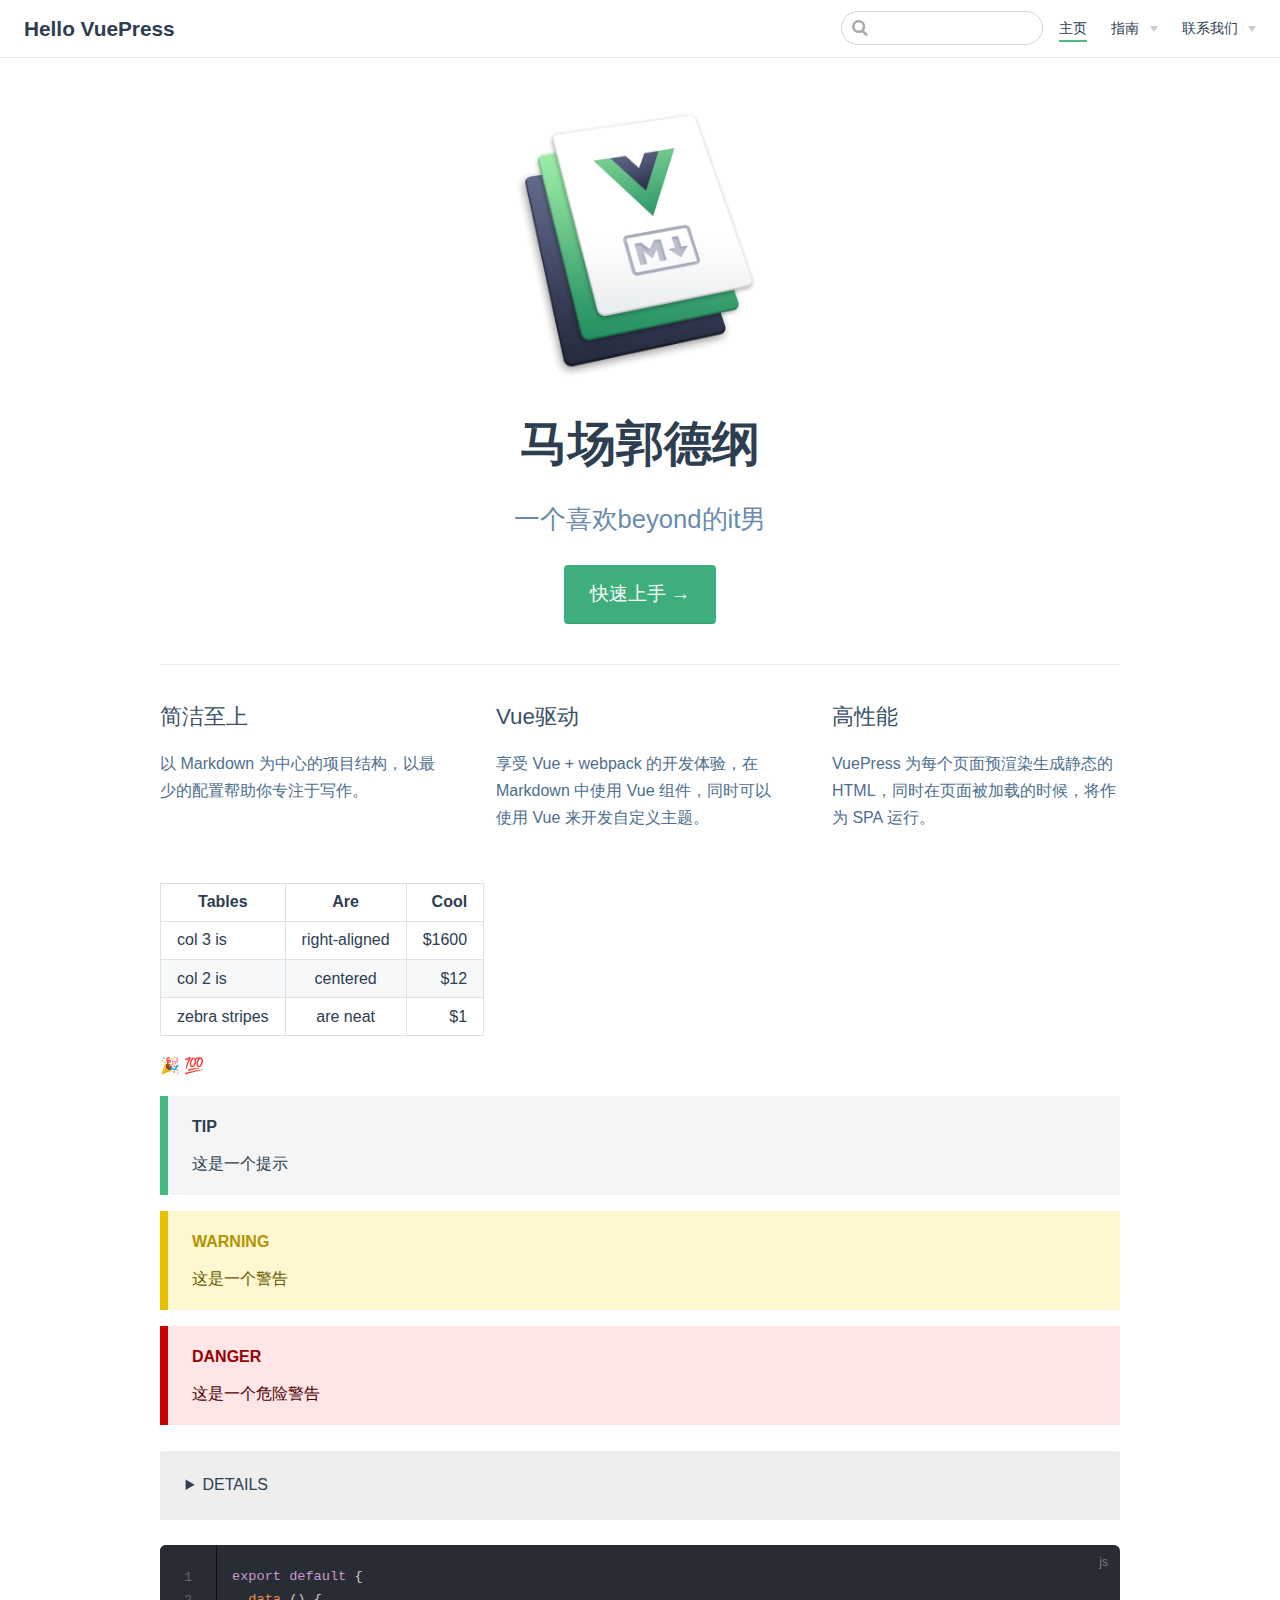
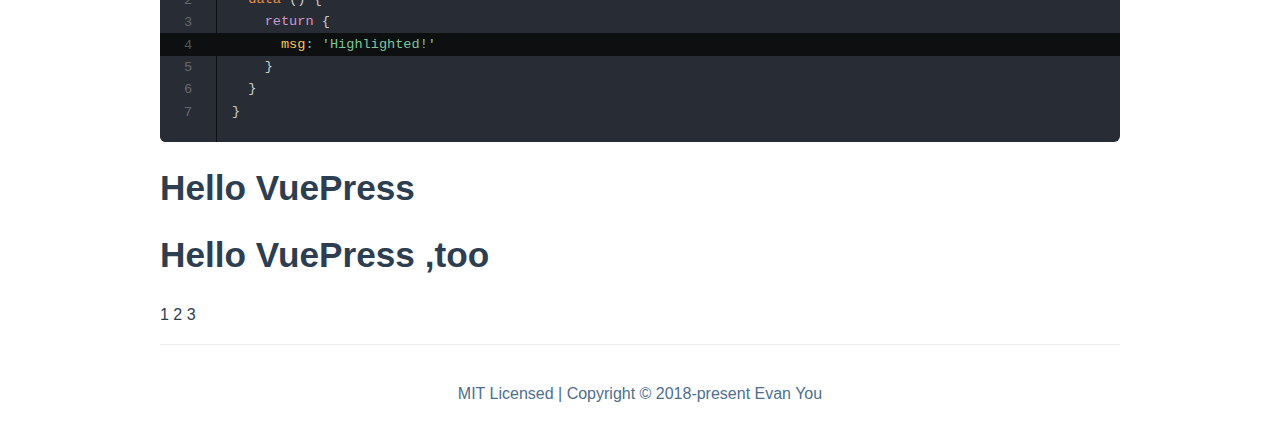
<file: index.html>
<!DOCTYPE html>
<html lang="en-US">
  <head>
    <meta charset="utf-8">
    <meta name="viewport" content="width=device-width,initial-scale=1">
    <title>Hello VuePress</title>
    <meta name="generator" content="VuePress 1.9.9">
    
    <meta name="description" content="Just playing around">
    
    <link rel="preload" href="/assets/css/0.styles.e34eae23.css" as="style"><link rel="preload" href="/assets/js/app.a4ee7869.js" as="script"><link rel="preload" href="/assets/js/2.75bcd663.js" as="script"><link rel="preload" href="/assets/js/12.c4e1d417.js" as="script"><link rel="preload" href="/assets/js/7.4037a96d.js" as="script"><link rel="preload" href="/assets/js/6.3f9b29ae.js" as="script"><link rel="prefetch" href="/assets/js/10.1d5d7e62.js"><link rel="prefetch" href="/assets/js/11.8971b58f.js"><link rel="prefetch" href="/assets/js/13.718542f6.js"><link rel="prefetch" href="/assets/js/14.a9340a38.js"><link rel="prefetch" href="/assets/js/15.75ddafa0.js"><link rel="prefetch" href="/assets/js/16.d6a31e43.js"><link rel="prefetch" href="/assets/js/17.9e934fb4.js"><link rel="prefetch" href="/assets/js/18.baee8cef.js"><link rel="prefetch" href="/assets/js/19.82a3232c.js"><link rel="prefetch" href="/assets/js/20.785a36d1.js"><link rel="prefetch" href="/assets/js/3.9eb71d2c.js"><link rel="prefetch" href="/assets/js/4.65a699eb.js"><link rel="prefetch" href="/assets/js/5.4f311e3b.js"><link rel="prefetch" href="/assets/js/8.654431ce.js"><link rel="prefetch" href="/assets/js/9.11ed0758.js">
    <link rel="stylesheet" href="/assets/css/0.styles.e34eae23.css">
  </head>
  <body>
    <div id="app" data-server-rendered="true"><div class="theme-container no-sidebar"><header class="navbar"><div class="sidebar-button"><svg xmlns="http://www.w3.org/2000/svg" aria-hidden="true" role="img" viewBox="0 0 448 512" class="icon"><path fill="currentColor" d="M436 124H12c-6.627 0-12-5.373-12-12V80c0-6.627 5.373-12 12-12h424c6.627 0 12 5.373 12 12v32c0 6.627-5.373 12-12 12zm0 160H12c-6.627 0-12-5.373-12-12v-32c0-6.627 5.373-12 12-12h424c6.627 0 12 5.373 12 12v32c0 6.627-5.373 12-12 12zm0 160H12c-6.627 0-12-5.373-12-12v-32c0-6.627 5.373-12 12-12h424c6.627 0 12 5.373 12 12v32c0 6.627-5.373 12-12 12z"></path></svg></div> <a href="/" aria-current="page" class="home-link router-link-exact-active router-link-active"><!----> <span class="site-name">Hello VuePress</span></a> <div class="links"><div class="search-box"><input aria-label="Search" autocomplete="off" spellcheck="false" value=""> <!----></div> <nav class="nav-links can-hide"><div class="nav-item"><a href="/" aria-current="page" class="nav-link router-link-exact-active router-link-active">
  主页
</a></div><div class="nav-item"><div class="dropdown-wrapper"><button type="button" aria-label="指南" class="dropdown-title"><span class="title">指南</span> <span class="arrow down"></span></button> <button type="button" aria-label="指南" class="mobile-dropdown-title"><span class="title">指南</span> <span class="arrow right"></span></button> <ul class="nav-dropdown" style="display:none;"><li class="dropdown-item"><!----> <a href="https://cn.vuejs.org/guide/introduction.html" target="_blank" rel="noopener noreferrer" class="nav-link external">
  vue
  <span><svg xmlns="http://www.w3.org/2000/svg" aria-hidden="true" focusable="false" x="0px" y="0px" viewBox="0 0 100 100" width="15" height="15" class="icon outbound"><path fill="currentColor" d="M18.8,85.1h56l0,0c2.2,0,4-1.8,4-4v-32h-8v28h-48v-48h28v-8h-32l0,0c-2.2,0-4,1.8-4,4v56C14.8,83.3,16.6,85.1,18.8,85.1z"></path> <polygon fill="currentColor" points="45.7,48.7 51.3,54.3 77.2,28.5 77.2,37.2 85.2,37.2 85.2,14.9 62.8,14.9 62.8,22.9 71.5,22.9"></polygon></svg> <span class="sr-only">(opens new window)</span></span></a></li><li class="dropdown-item"><!----> <a href="https://vuepress.vuejs.org/zh/" target="_blank" rel="noopener noreferrer" class="nav-link external">
  vuepress
  <span><svg xmlns="http://www.w3.org/2000/svg" aria-hidden="true" focusable="false" x="0px" y="0px" viewBox="0 0 100 100" width="15" height="15" class="icon outbound"><path fill="currentColor" d="M18.8,85.1h56l0,0c2.2,0,4-1.8,4-4v-32h-8v28h-48v-48h28v-8h-32l0,0c-2.2,0-4,1.8-4,4v56C14.8,83.3,16.6,85.1,18.8,85.1z"></path> <polygon fill="currentColor" points="45.7,48.7 51.3,54.3 77.2,28.5 77.2,37.2 85.2,37.2 85.2,14.9 62.8,14.9 62.8,22.9 71.5,22.9"></polygon></svg> <span class="sr-only">(opens new window)</span></span></a></li></ul></div></div><div class="nav-item"><div class="dropdown-wrapper"><button type="button" aria-label="联系我们" class="dropdown-title"><span class="title">联系我们</span> <span class="arrow down"></span></button> <button type="button" aria-label="联系我们" class="mobile-dropdown-title"><span class="title">联系我们</span> <span class="arrow right"></span></button> <ul class="nav-dropdown" style="display:none;"><li class="dropdown-item"><!----> <a href="/QQ/" class="nav-link">
  QQ
</a></li><li class="dropdown-item"><!----> <a href="/Wechat/" class="nav-link">
  Wechat
</a></li></ul></div></div> <!----></nav></div></header> <div class="sidebar-mask"></div> <aside class="sidebar"><nav class="nav-links"><div class="nav-item"><a href="/" aria-current="page" class="nav-link router-link-exact-active router-link-active">
  主页
</a></div><div class="nav-item"><div class="dropdown-wrapper"><button type="button" aria-label="指南" class="dropdown-title"><span class="title">指南</span> <span class="arrow down"></span></button> <button type="button" aria-label="指南" class="mobile-dropdown-title"><span class="title">指南</span> <span class="arrow right"></span></button> <ul class="nav-dropdown" style="display:none;"><li class="dropdown-item"><!----> <a href="https://cn.vuejs.org/guide/introduction.html" target="_blank" rel="noopener noreferrer" class="nav-link external">
  vue
  <span><svg xmlns="http://www.w3.org/2000/svg" aria-hidden="true" focusable="false" x="0px" y="0px" viewBox="0 0 100 100" width="15" height="15" class="icon outbound"><path fill="currentColor" d="M18.8,85.1h56l0,0c2.2,0,4-1.8,4-4v-32h-8v28h-48v-48h28v-8h-32l0,0c-2.2,0-4,1.8-4,4v56C14.8,83.3,16.6,85.1,18.8,85.1z"></path> <polygon fill="currentColor" points="45.7,48.7 51.3,54.3 77.2,28.5 77.2,37.2 85.2,37.2 85.2,14.9 62.8,14.9 62.8,22.9 71.5,22.9"></polygon></svg> <span class="sr-only">(opens new window)</span></span></a></li><li class="dropdown-item"><!----> <a href="https://vuepress.vuejs.org/zh/" target="_blank" rel="noopener noreferrer" class="nav-link external">
  vuepress
  <span><svg xmlns="http://www.w3.org/2000/svg" aria-hidden="true" focusable="false" x="0px" y="0px" viewBox="0 0 100 100" width="15" height="15" class="icon outbound"><path fill="currentColor" d="M18.8,85.1h56l0,0c2.2,0,4-1.8,4-4v-32h-8v28h-48v-48h28v-8h-32l0,0c-2.2,0-4,1.8-4,4v56C14.8,83.3,16.6,85.1,18.8,85.1z"></path> <polygon fill="currentColor" points="45.7,48.7 51.3,54.3 77.2,28.5 77.2,37.2 85.2,37.2 85.2,14.9 62.8,14.9 62.8,22.9 71.5,22.9"></polygon></svg> <span class="sr-only">(opens new window)</span></span></a></li></ul></div></div><div class="nav-item"><div class="dropdown-wrapper"><button type="button" aria-label="联系我们" class="dropdown-title"><span class="title">联系我们</span> <span class="arrow down"></span></button> <button type="button" aria-label="联系我们" class="mobile-dropdown-title"><span class="title">联系我们</span> <span class="arrow right"></span></button> <ul class="nav-dropdown" style="display:none;"><li class="dropdown-item"><!----> <a href="/QQ/" class="nav-link">
  QQ
</a></li><li class="dropdown-item"><!----> <a href="/Wechat/" class="nav-link">
  Wechat
</a></li></ul></div></div> <!----></nav>  <!----> </aside> <main aria-labelledby="main-title" class="home"><header class="hero"><img src="/hero.png" alt="hero"> <h1 id="main-title">
      马场郭德纲
    </h1> <p class="description">
      一个喜欢beyond的it男
    </p> <p class="action"><a href="/guide.html" class="nav-link action-button">
  快速上手 →
</a></p></header> <div class="features"><div class="feature"><h2>简洁至上</h2> <p>以 Markdown 为中心的项目结构，以最少的配置帮助你专注于写作。</p></div><div class="feature"><h2>Vue驱动</h2> <p>享受 Vue + webpack 的开发体验，在 Markdown 中使用 Vue 组件，同时可以使用 Vue 来开发自定义主题。</p></div><div class="feature"><h2>高性能</h2> <p>VuePress 为每个页面预渲染生成静态的 HTML，同时在页面被加载的时候，将作为 SPA 运行。</p></div></div> <div class="theme-default-content custom content__default"><table><thead><tr><th>Tables</th> <th style="text-align:center;">Are</th> <th style="text-align:right;">Cool</th></tr></thead> <tbody><tr><td>col 3 is</td> <td style="text-align:center;">right-aligned</td> <td style="text-align:right;">$1600</td></tr> <tr><td>col 2 is</td> <td style="text-align:center;">centered</td> <td style="text-align:right;">$12</td></tr> <tr><td>zebra stripes</td> <td style="text-align:center;">are neat</td> <td style="text-align:right;">$1</td></tr></tbody></table> <p>🎉 💯</p> <div class="custom-block tip"><p class="custom-block-title">TIP</p> <p>这是一个提示</p></div> <div class="custom-block warning"><p class="custom-block-title">WARNING</p> <p>这是一个警告</p></div> <div class="custom-block danger"><p class="custom-block-title">DANGER</p> <p>这是一个危险警告</p></div> <details class="custom-block details"><summary>DETAILS</summary> <p>这是一个详情块，在 IE / Edge 中不生效</p></details> <div class="language-js line-numbers-mode"><div class="highlight-lines"><br><br><br><div class="highlighted"> </div><br><br><br><br></div><pre class="language-js"><code><span class="token keyword">export</span> <span class="token keyword">default</span> <span class="token punctuation">{</span>
  <span class="token function">data</span> <span class="token punctuation">(</span><span class="token punctuation">)</span> <span class="token punctuation">{</span>
    <span class="token keyword">return</span> <span class="token punctuation">{</span>
      <span class="token literal-property property">msg</span><span class="token operator">:</span> <span class="token string">'Highlighted!'</span>
    <span class="token punctuation">}</span>
  <span class="token punctuation">}</span>
<span class="token punctuation">}</span>
</code></pre><div class="line-numbers-wrapper"><span class="line-number">1</span><br><span class="line-number">2</span><br><span class="line-number">3</span><br><span class="line-number">4</span><br><span class="line-number">5</span><br><span class="line-number">6</span><br><span class="line-number">7</span><br></div></div><div><h1>Hello VuePress</h1></div> <div><h1>Hello VuePress ,too</h1></div> <p><span>1 </span><span>2 </span><span>3 </span></p></div> <div class="footer">
    MIT Licensed | Copyright © 2018-present Evan You
  </div></main></div><div class="global-ui"><!----><div></div></div></div>
    <script src="/assets/js/app.a4ee7869.js" defer></script><script src="/assets/js/2.75bcd663.js" defer></script><script src="/assets/js/12.c4e1d417.js" defer></script><script src="/assets/js/7.4037a96d.js" defer></script><script src="/assets/js/6.3f9b29ae.js" defer></script>
  </body>
</html>
</file>
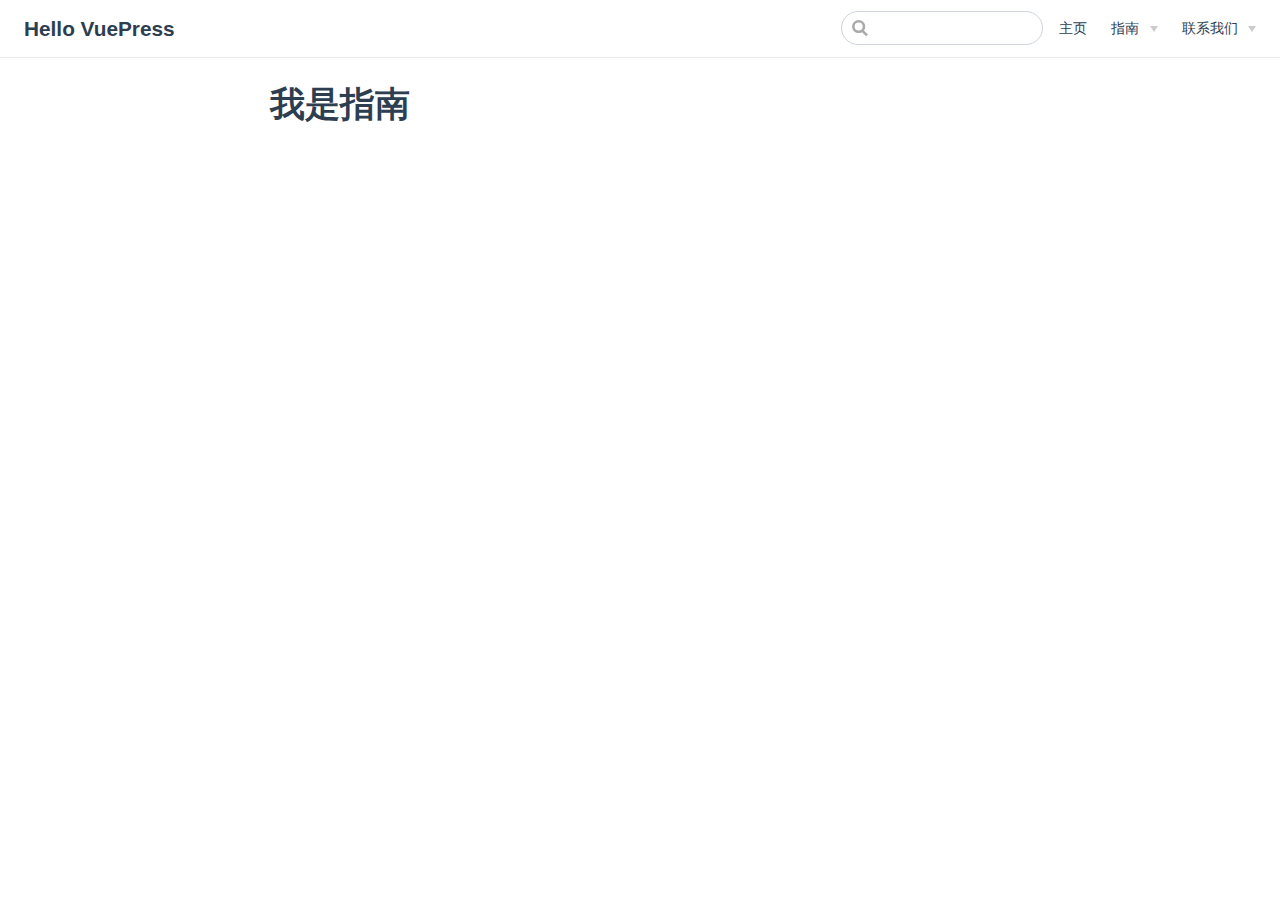
<file: guide/index.html>
<!DOCTYPE html>
<html lang="en-US">
  <head>
    <meta charset="utf-8">
    <meta name="viewport" content="width=device-width,initial-scale=1">
    <title>我是指南 | Hello VuePress</title>
    <meta name="generator" content="VuePress 1.9.9">
    
    <meta name="description" content="Just playing around">
    
    <link rel="preload" href="/assets/css/0.styles.e34eae23.css" as="style"><link rel="preload" href="/assets/js/app.a4ee7869.js" as="script"><link rel="preload" href="/assets/js/2.75bcd663.js" as="script"><link rel="preload" href="/assets/js/17.9e934fb4.js" as="script"><link rel="prefetch" href="/assets/js/10.1d5d7e62.js"><link rel="prefetch" href="/assets/js/11.8971b58f.js"><link rel="prefetch" href="/assets/js/12.c4e1d417.js"><link rel="prefetch" href="/assets/js/13.718542f6.js"><link rel="prefetch" href="/assets/js/14.a9340a38.js"><link rel="prefetch" href="/assets/js/15.75ddafa0.js"><link rel="prefetch" href="/assets/js/16.d6a31e43.js"><link rel="prefetch" href="/assets/js/18.baee8cef.js"><link rel="prefetch" href="/assets/js/19.82a3232c.js"><link rel="prefetch" href="/assets/js/20.785a36d1.js"><link rel="prefetch" href="/assets/js/3.9eb71d2c.js"><link rel="prefetch" href="/assets/js/4.65a699eb.js"><link rel="prefetch" href="/assets/js/5.4f311e3b.js"><link rel="prefetch" href="/assets/js/6.3f9b29ae.js"><link rel="prefetch" href="/assets/js/7.4037a96d.js"><link rel="prefetch" href="/assets/js/8.654431ce.js"><link rel="prefetch" href="/assets/js/9.11ed0758.js">
    <link rel="stylesheet" href="/assets/css/0.styles.e34eae23.css">
  </head>
  <body>
    <div id="app" data-server-rendered="true"><div class="theme-container no-sidebar"><header class="navbar"><div class="sidebar-button"><svg xmlns="http://www.w3.org/2000/svg" aria-hidden="true" role="img" viewBox="0 0 448 512" class="icon"><path fill="currentColor" d="M436 124H12c-6.627 0-12-5.373-12-12V80c0-6.627 5.373-12 12-12h424c6.627 0 12 5.373 12 12v32c0 6.627-5.373 12-12 12zm0 160H12c-6.627 0-12-5.373-12-12v-32c0-6.627 5.373-12 12-12h424c6.627 0 12 5.373 12 12v32c0 6.627-5.373 12-12 12zm0 160H12c-6.627 0-12-5.373-12-12v-32c0-6.627 5.373-12 12-12h424c6.627 0 12 5.373 12 12v32c0 6.627-5.373 12-12 12z"></path></svg></div> <a href="/" class="home-link router-link-active"><!----> <span class="site-name">Hello VuePress</span></a> <div class="links"><div class="search-box"><input aria-label="Search" autocomplete="off" spellcheck="false" value=""> <!----></div> <nav class="nav-links can-hide"><div class="nav-item"><a href="/" class="nav-link">
  主页
</a></div><div class="nav-item"><div class="dropdown-wrapper"><button type="button" aria-label="指南" class="dropdown-title"><span class="title">指南</span> <span class="arrow down"></span></button> <button type="button" aria-label="指南" class="mobile-dropdown-title"><span class="title">指南</span> <span class="arrow right"></span></button> <ul class="nav-dropdown" style="display:none;"><li class="dropdown-item"><!----> <a href="https://cn.vuejs.org/guide/introduction.html" target="_blank" rel="noopener noreferrer" class="nav-link external">
  vue
  <span><svg xmlns="http://www.w3.org/2000/svg" aria-hidden="true" focusable="false" x="0px" y="0px" viewBox="0 0 100 100" width="15" height="15" class="icon outbound"><path fill="currentColor" d="M18.8,85.1h56l0,0c2.2,0,4-1.8,4-4v-32h-8v28h-48v-48h28v-8h-32l0,0c-2.2,0-4,1.8-4,4v56C14.8,83.3,16.6,85.1,18.8,85.1z"></path> <polygon fill="currentColor" points="45.7,48.7 51.3,54.3 77.2,28.5 77.2,37.2 85.2,37.2 85.2,14.9 62.8,14.9 62.8,22.9 71.5,22.9"></polygon></svg> <span class="sr-only">(opens new window)</span></span></a></li><li class="dropdown-item"><!----> <a href="https://vuepress.vuejs.org/zh/" target="_blank" rel="noopener noreferrer" class="nav-link external">
  vuepress
  <span><svg xmlns="http://www.w3.org/2000/svg" aria-hidden="true" focusable="false" x="0px" y="0px" viewBox="0 0 100 100" width="15" height="15" class="icon outbound"><path fill="currentColor" d="M18.8,85.1h56l0,0c2.2,0,4-1.8,4-4v-32h-8v28h-48v-48h28v-8h-32l0,0c-2.2,0-4,1.8-4,4v56C14.8,83.3,16.6,85.1,18.8,85.1z"></path> <polygon fill="currentColor" points="45.7,48.7 51.3,54.3 77.2,28.5 77.2,37.2 85.2,37.2 85.2,14.9 62.8,14.9 62.8,22.9 71.5,22.9"></polygon></svg> <span class="sr-only">(opens new window)</span></span></a></li></ul></div></div><div class="nav-item"><div class="dropdown-wrapper"><button type="button" aria-label="联系我们" class="dropdown-title"><span class="title">联系我们</span> <span class="arrow down"></span></button> <button type="button" aria-label="联系我们" class="mobile-dropdown-title"><span class="title">联系我们</span> <span class="arrow right"></span></button> <ul class="nav-dropdown" style="display:none;"><li class="dropdown-item"><!----> <a href="/QQ/" class="nav-link">
  QQ
</a></li><li class="dropdown-item"><!----> <a href="/Wechat/" class="nav-link">
  Wechat
</a></li></ul></div></div> <!----></nav></div></header> <div class="sidebar-mask"></div> <aside class="sidebar"><nav class="nav-links"><div class="nav-item"><a href="/" class="nav-link">
  主页
</a></div><div class="nav-item"><div class="dropdown-wrapper"><button type="button" aria-label="指南" class="dropdown-title"><span class="title">指南</span> <span class="arrow down"></span></button> <button type="button" aria-label="指南" class="mobile-dropdown-title"><span class="title">指南</span> <span class="arrow right"></span></button> <ul class="nav-dropdown" style="display:none;"><li class="dropdown-item"><!----> <a href="https://cn.vuejs.org/guide/introduction.html" target="_blank" rel="noopener noreferrer" class="nav-link external">
  vue
  <span><svg xmlns="http://www.w3.org/2000/svg" aria-hidden="true" focusable="false" x="0px" y="0px" viewBox="0 0 100 100" width="15" height="15" class="icon outbound"><path fill="currentColor" d="M18.8,85.1h56l0,0c2.2,0,4-1.8,4-4v-32h-8v28h-48v-48h28v-8h-32l0,0c-2.2,0-4,1.8-4,4v56C14.8,83.3,16.6,85.1,18.8,85.1z"></path> <polygon fill="currentColor" points="45.7,48.7 51.3,54.3 77.2,28.5 77.2,37.2 85.2,37.2 85.2,14.9 62.8,14.9 62.8,22.9 71.5,22.9"></polygon></svg> <span class="sr-only">(opens new window)</span></span></a></li><li class="dropdown-item"><!----> <a href="https://vuepress.vuejs.org/zh/" target="_blank" rel="noopener noreferrer" class="nav-link external">
  vuepress
  <span><svg xmlns="http://www.w3.org/2000/svg" aria-hidden="true" focusable="false" x="0px" y="0px" viewBox="0 0 100 100" width="15" height="15" class="icon outbound"><path fill="currentColor" d="M18.8,85.1h56l0,0c2.2,0,4-1.8,4-4v-32h-8v28h-48v-48h28v-8h-32l0,0c-2.2,0-4,1.8-4,4v56C14.8,83.3,16.6,85.1,18.8,85.1z"></path> <polygon fill="currentColor" points="45.7,48.7 51.3,54.3 77.2,28.5 77.2,37.2 85.2,37.2 85.2,14.9 62.8,14.9 62.8,22.9 71.5,22.9"></polygon></svg> <span class="sr-only">(opens new window)</span></span></a></li></ul></div></div><div class="nav-item"><div class="dropdown-wrapper"><button type="button" aria-label="联系我们" class="dropdown-title"><span class="title">联系我们</span> <span class="arrow down"></span></button> <button type="button" aria-label="联系我们" class="mobile-dropdown-title"><span class="title">联系我们</span> <span class="arrow right"></span></button> <ul class="nav-dropdown" style="display:none;"><li class="dropdown-item"><!----> <a href="/QQ/" class="nav-link">
  QQ
</a></li><li class="dropdown-item"><!----> <a href="/Wechat/" class="nav-link">
  Wechat
</a></li></ul></div></div> <!----></nav>  <!----> </aside> <main class="page"> <div class="theme-default-content content__default"><h1 id="我是指南"><a href="#我是指南" class="header-anchor">#</a> 我是指南</h1></div> <footer class="page-edit"><!----> <!----></footer> <!----> </main></div><div class="global-ui"><!----><div></div></div></div>
    <script src="/assets/js/app.a4ee7869.js" defer></script><script src="/assets/js/2.75bcd663.js" defer></script><script src="/assets/js/17.9e934fb4.js" defer></script>
  </body>
</html>
</file>
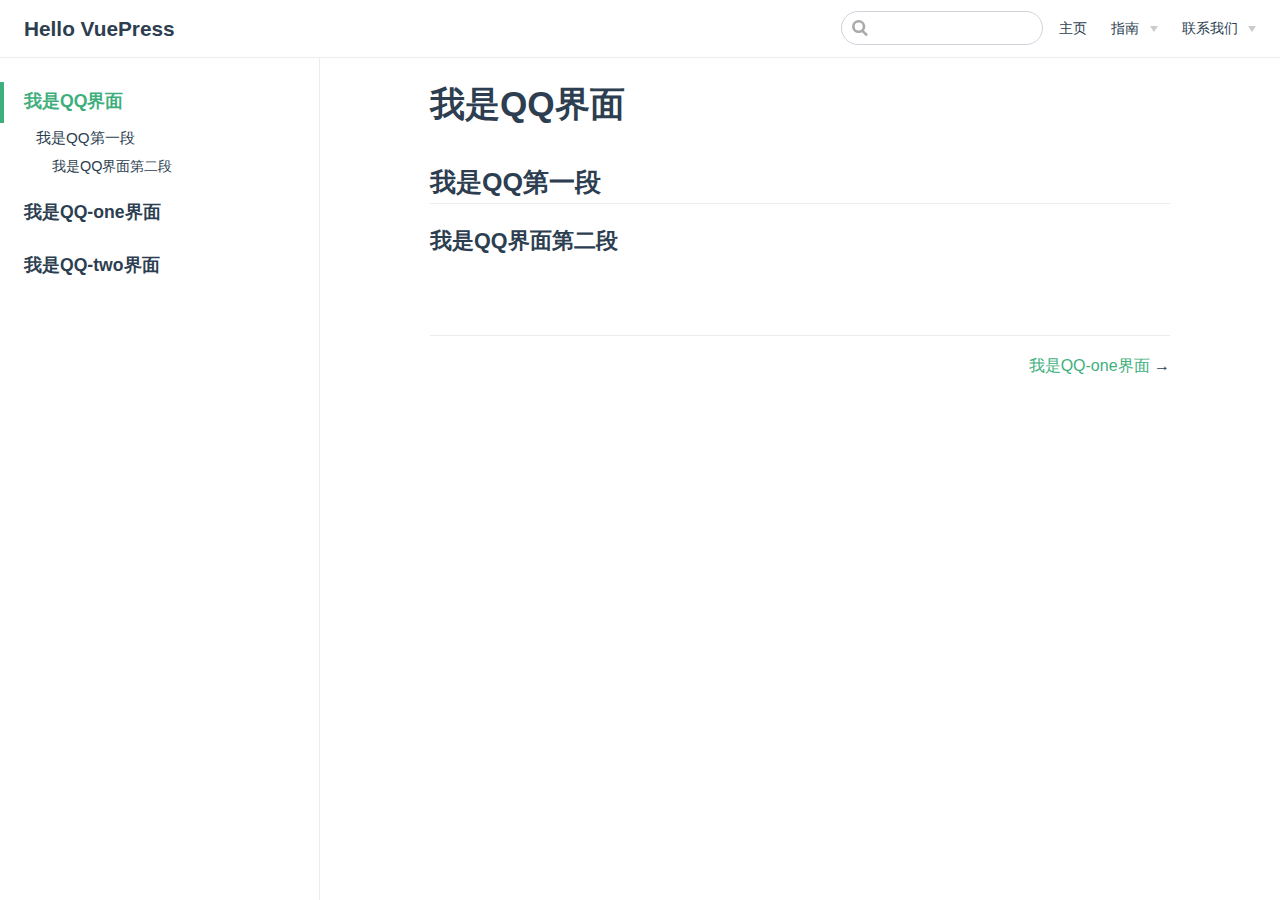
<file: QQ/index.html>
<!DOCTYPE html>
<html lang="en-US">
  <head>
    <meta charset="utf-8">
    <meta name="viewport" content="width=device-width,initial-scale=1">
    <title>我是QQ界面 | Hello VuePress</title>
    <meta name="generator" content="VuePress 1.9.9">
    
    <meta name="description" content="Just playing around">
    
    <link rel="preload" href="/assets/css/0.styles.e34eae23.css" as="style"><link rel="preload" href="/assets/js/app.a4ee7869.js" as="script"><link rel="preload" href="/assets/js/2.75bcd663.js" as="script"><link rel="preload" href="/assets/js/11.8971b58f.js" as="script"><link rel="prefetch" href="/assets/js/10.1d5d7e62.js"><link rel="prefetch" href="/assets/js/12.c4e1d417.js"><link rel="prefetch" href="/assets/js/13.718542f6.js"><link rel="prefetch" href="/assets/js/14.a9340a38.js"><link rel="prefetch" href="/assets/js/15.75ddafa0.js"><link rel="prefetch" href="/assets/js/16.d6a31e43.js"><link rel="prefetch" href="/assets/js/17.9e934fb4.js"><link rel="prefetch" href="/assets/js/18.baee8cef.js"><link rel="prefetch" href="/assets/js/19.82a3232c.js"><link rel="prefetch" href="/assets/js/20.785a36d1.js"><link rel="prefetch" href="/assets/js/3.9eb71d2c.js"><link rel="prefetch" href="/assets/js/4.65a699eb.js"><link rel="prefetch" href="/assets/js/5.4f311e3b.js"><link rel="prefetch" href="/assets/js/6.3f9b29ae.js"><link rel="prefetch" href="/assets/js/7.4037a96d.js"><link rel="prefetch" href="/assets/js/8.654431ce.js"><link rel="prefetch" href="/assets/js/9.11ed0758.js">
    <link rel="stylesheet" href="/assets/css/0.styles.e34eae23.css">
  </head>
  <body>
    <div id="app" data-server-rendered="true"><div class="theme-container"><header class="navbar"><div class="sidebar-button"><svg xmlns="http://www.w3.org/2000/svg" aria-hidden="true" role="img" viewBox="0 0 448 512" class="icon"><path fill="currentColor" d="M436 124H12c-6.627 0-12-5.373-12-12V80c0-6.627 5.373-12 12-12h424c6.627 0 12 5.373 12 12v32c0 6.627-5.373 12-12 12zm0 160H12c-6.627 0-12-5.373-12-12v-32c0-6.627 5.373-12 12-12h424c6.627 0 12 5.373 12 12v32c0 6.627-5.373 12-12 12zm0 160H12c-6.627 0-12-5.373-12-12v-32c0-6.627 5.373-12 12-12h424c6.627 0 12 5.373 12 12v32c0 6.627-5.373 12-12 12z"></path></svg></div> <a href="/" class="home-link router-link-active"><!----> <span class="site-name">Hello VuePress</span></a> <div class="links"><div class="search-box"><input aria-label="Search" autocomplete="off" spellcheck="false" value=""> <!----></div> <nav class="nav-links can-hide"><div class="nav-item"><a href="/" class="nav-link">
  主页
</a></div><div class="nav-item"><div class="dropdown-wrapper"><button type="button" aria-label="指南" class="dropdown-title"><span class="title">指南</span> <span class="arrow down"></span></button> <button type="button" aria-label="指南" class="mobile-dropdown-title"><span class="title">指南</span> <span class="arrow right"></span></button> <ul class="nav-dropdown" style="display:none;"><li class="dropdown-item"><!----> <a href="https://cn.vuejs.org/guide/introduction.html" target="_blank" rel="noopener noreferrer" class="nav-link external">
  vue
  <span><svg xmlns="http://www.w3.org/2000/svg" aria-hidden="true" focusable="false" x="0px" y="0px" viewBox="0 0 100 100" width="15" height="15" class="icon outbound"><path fill="currentColor" d="M18.8,85.1h56l0,0c2.2,0,4-1.8,4-4v-32h-8v28h-48v-48h28v-8h-32l0,0c-2.2,0-4,1.8-4,4v56C14.8,83.3,16.6,85.1,18.8,85.1z"></path> <polygon fill="currentColor" points="45.7,48.7 51.3,54.3 77.2,28.5 77.2,37.2 85.2,37.2 85.2,14.9 62.8,14.9 62.8,22.9 71.5,22.9"></polygon></svg> <span class="sr-only">(opens new window)</span></span></a></li><li class="dropdown-item"><!----> <a href="https://vuepress.vuejs.org/zh/" target="_blank" rel="noopener noreferrer" class="nav-link external">
  vuepress
  <span><svg xmlns="http://www.w3.org/2000/svg" aria-hidden="true" focusable="false" x="0px" y="0px" viewBox="0 0 100 100" width="15" height="15" class="icon outbound"><path fill="currentColor" d="M18.8,85.1h56l0,0c2.2,0,4-1.8,4-4v-32h-8v28h-48v-48h28v-8h-32l0,0c-2.2,0-4,1.8-4,4v56C14.8,83.3,16.6,85.1,18.8,85.1z"></path> <polygon fill="currentColor" points="45.7,48.7 51.3,54.3 77.2,28.5 77.2,37.2 85.2,37.2 85.2,14.9 62.8,14.9 62.8,22.9 71.5,22.9"></polygon></svg> <span class="sr-only">(opens new window)</span></span></a></li></ul></div></div><div class="nav-item"><div class="dropdown-wrapper"><button type="button" aria-label="联系我们" class="dropdown-title"><span class="title">联系我们</span> <span class="arrow down"></span></button> <button type="button" aria-label="联系我们" class="mobile-dropdown-title"><span class="title">联系我们</span> <span class="arrow right"></span></button> <ul class="nav-dropdown" style="display:none;"><li class="dropdown-item"><!----> <a href="/QQ/" aria-current="page" class="nav-link router-link-exact-active router-link-active">
  QQ
</a></li><li class="dropdown-item"><!----> <a href="/Wechat/" class="nav-link">
  Wechat
</a></li></ul></div></div> <!----></nav></div></header> <div class="sidebar-mask"></div> <aside class="sidebar"><nav class="nav-links"><div class="nav-item"><a href="/" class="nav-link">
  主页
</a></div><div class="nav-item"><div class="dropdown-wrapper"><button type="button" aria-label="指南" class="dropdown-title"><span class="title">指南</span> <span class="arrow down"></span></button> <button type="button" aria-label="指南" class="mobile-dropdown-title"><span class="title">指南</span> <span class="arrow right"></span></button> <ul class="nav-dropdown" style="display:none;"><li class="dropdown-item"><!----> <a href="https://cn.vuejs.org/guide/introduction.html" target="_blank" rel="noopener noreferrer" class="nav-link external">
  vue
  <span><svg xmlns="http://www.w3.org/2000/svg" aria-hidden="true" focusable="false" x="0px" y="0px" viewBox="0 0 100 100" width="15" height="15" class="icon outbound"><path fill="currentColor" d="M18.8,85.1h56l0,0c2.2,0,4-1.8,4-4v-32h-8v28h-48v-48h28v-8h-32l0,0c-2.2,0-4,1.8-4,4v56C14.8,83.3,16.6,85.1,18.8,85.1z"></path> <polygon fill="currentColor" points="45.7,48.7 51.3,54.3 77.2,28.5 77.2,37.2 85.2,37.2 85.2,14.9 62.8,14.9 62.8,22.9 71.5,22.9"></polygon></svg> <span class="sr-only">(opens new window)</span></span></a></li><li class="dropdown-item"><!----> <a href="https://vuepress.vuejs.org/zh/" target="_blank" rel="noopener noreferrer" class="nav-link external">
  vuepress
  <span><svg xmlns="http://www.w3.org/2000/svg" aria-hidden="true" focusable="false" x="0px" y="0px" viewBox="0 0 100 100" width="15" height="15" class="icon outbound"><path fill="currentColor" d="M18.8,85.1h56l0,0c2.2,0,4-1.8,4-4v-32h-8v28h-48v-48h28v-8h-32l0,0c-2.2,0-4,1.8-4,4v56C14.8,83.3,16.6,85.1,18.8,85.1z"></path> <polygon fill="currentColor" points="45.7,48.7 51.3,54.3 77.2,28.5 77.2,37.2 85.2,37.2 85.2,14.9 62.8,14.9 62.8,22.9 71.5,22.9"></polygon></svg> <span class="sr-only">(opens new window)</span></span></a></li></ul></div></div><div class="nav-item"><div class="dropdown-wrapper"><button type="button" aria-label="联系我们" class="dropdown-title"><span class="title">联系我们</span> <span class="arrow down"></span></button> <button type="button" aria-label="联系我们" class="mobile-dropdown-title"><span class="title">联系我们</span> <span class="arrow right"></span></button> <ul class="nav-dropdown" style="display:none;"><li class="dropdown-item"><!----> <a href="/QQ/" aria-current="page" class="nav-link router-link-exact-active router-link-active">
  QQ
</a></li><li class="dropdown-item"><!----> <a href="/Wechat/" class="nav-link">
  Wechat
</a></li></ul></div></div> <!----></nav>  <ul class="sidebar-links"><li><a href="/QQ/" aria-current="page" class="active sidebar-link">我是QQ界面</a><ul class="sidebar-sub-headers"><li class="sidebar-sub-header"><a href="/QQ/#我是qq第一段" class="sidebar-link">我是QQ第一段</a><ul class="sidebar-sub-headers"><li class="sidebar-sub-header"><a href="/QQ/#我是qq界面第二段" class="sidebar-link">我是QQ界面第二段</a></li></ul></li></ul></li><li><a href="/QQ/QQ-one.html" class="sidebar-link">我是QQ-one界面</a></li><li><a href="/QQ/QQ-two.html" class="sidebar-link">我是QQ-two界面</a></li></ul> </aside> <main class="page"> <div class="theme-default-content content__default"><h1 id="我是qq界面"><a href="#我是qq界面" class="header-anchor">#</a> 我是QQ界面</h1> <h2 id="我是qq第一段"><a href="#我是qq第一段" class="header-anchor">#</a> 我是QQ第一段</h2> <h3 id="我是qq界面第二段"><a href="#我是qq界面第二段" class="header-anchor">#</a> 我是QQ界面第二段</h3></div> <footer class="page-edit"><!----> <!----></footer> <div class="page-nav"><p class="inner"><!----> <span class="next"><a href="/QQ/QQ-one.html">
        我是QQ-one界面
      </a>
      →
    </span></p></div> </main></div><div class="global-ui"><!----><div></div></div></div>
    <script src="/assets/js/app.a4ee7869.js" defer></script><script src="/assets/js/2.75bcd663.js" defer></script><script src="/assets/js/11.8971b58f.js" defer></script>
  </body>
</html>
</file>
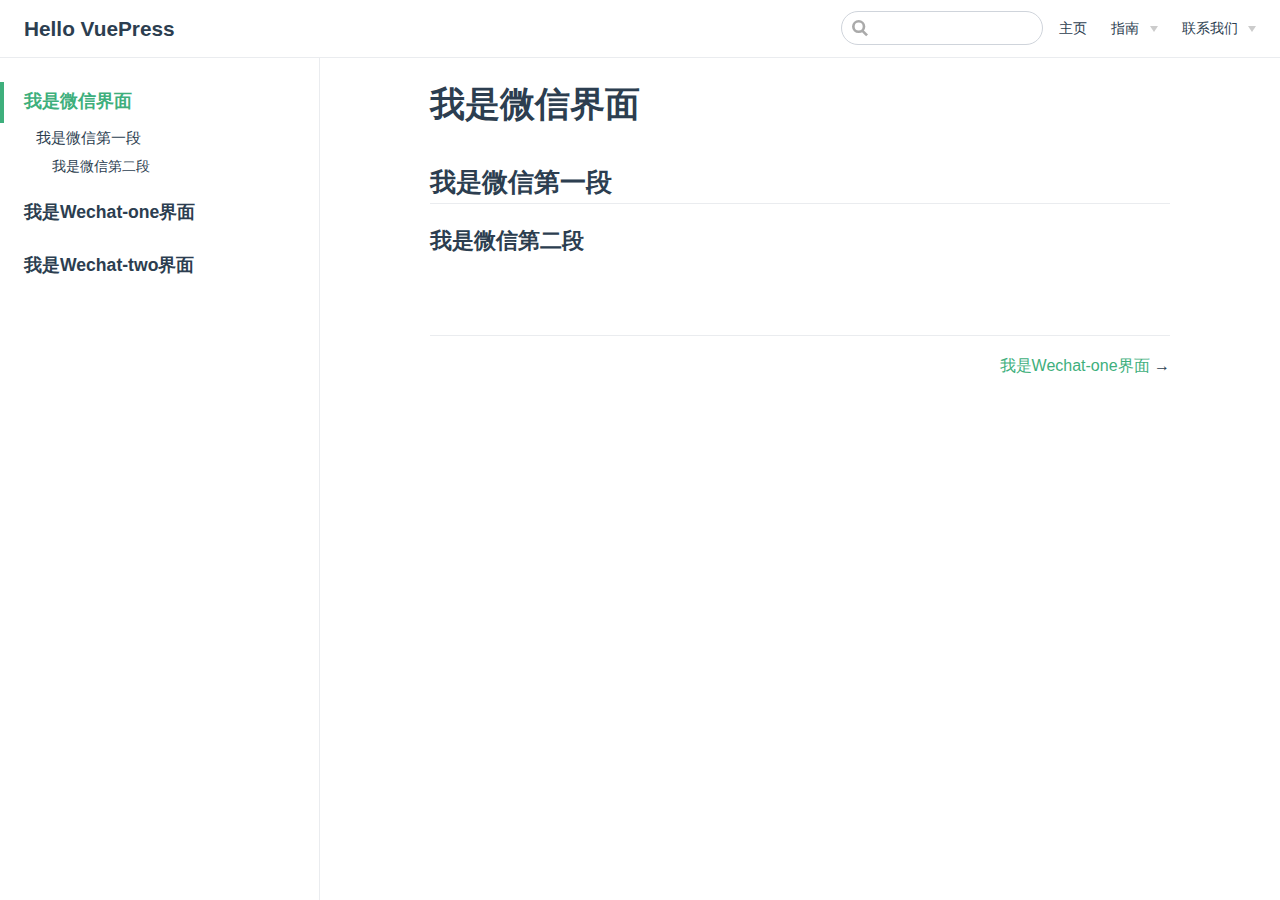
<file: Wechat/index.html>
<!DOCTYPE html>
<html lang="en-US">
  <head>
    <meta charset="utf-8">
    <meta name="viewport" content="width=device-width,initial-scale=1">
    <title>我是微信界面 | Hello VuePress</title>
    <meta name="generator" content="VuePress 1.9.9">
    
    <meta name="description" content="Just playing around">
    
    <link rel="preload" href="/assets/css/0.styles.e34eae23.css" as="style"><link rel="preload" href="/assets/js/app.a4ee7869.js" as="script"><link rel="preload" href="/assets/js/2.75bcd663.js" as="script"><link rel="preload" href="/assets/js/13.718542f6.js" as="script"><link rel="prefetch" href="/assets/js/10.1d5d7e62.js"><link rel="prefetch" href="/assets/js/11.8971b58f.js"><link rel="prefetch" href="/assets/js/12.c4e1d417.js"><link rel="prefetch" href="/assets/js/14.a9340a38.js"><link rel="prefetch" href="/assets/js/15.75ddafa0.js"><link rel="prefetch" href="/assets/js/16.d6a31e43.js"><link rel="prefetch" href="/assets/js/17.9e934fb4.js"><link rel="prefetch" href="/assets/js/18.baee8cef.js"><link rel="prefetch" href="/assets/js/19.82a3232c.js"><link rel="prefetch" href="/assets/js/20.785a36d1.js"><link rel="prefetch" href="/assets/js/3.9eb71d2c.js"><link rel="prefetch" href="/assets/js/4.65a699eb.js"><link rel="prefetch" href="/assets/js/5.4f311e3b.js"><link rel="prefetch" href="/assets/js/6.3f9b29ae.js"><link rel="prefetch" href="/assets/js/7.4037a96d.js"><link rel="prefetch" href="/assets/js/8.654431ce.js"><link rel="prefetch" href="/assets/js/9.11ed0758.js">
    <link rel="stylesheet" href="/assets/css/0.styles.e34eae23.css">
  </head>
  <body>
    <div id="app" data-server-rendered="true"><div class="theme-container"><header class="navbar"><div class="sidebar-button"><svg xmlns="http://www.w3.org/2000/svg" aria-hidden="true" role="img" viewBox="0 0 448 512" class="icon"><path fill="currentColor" d="M436 124H12c-6.627 0-12-5.373-12-12V80c0-6.627 5.373-12 12-12h424c6.627 0 12 5.373 12 12v32c0 6.627-5.373 12-12 12zm0 160H12c-6.627 0-12-5.373-12-12v-32c0-6.627 5.373-12 12-12h424c6.627 0 12 5.373 12 12v32c0 6.627-5.373 12-12 12zm0 160H12c-6.627 0-12-5.373-12-12v-32c0-6.627 5.373-12 12-12h424c6.627 0 12 5.373 12 12v32c0 6.627-5.373 12-12 12z"></path></svg></div> <a href="/" class="home-link router-link-active"><!----> <span class="site-name">Hello VuePress</span></a> <div class="links"><div class="search-box"><input aria-label="Search" autocomplete="off" spellcheck="false" value=""> <!----></div> <nav class="nav-links can-hide"><div class="nav-item"><a href="/" class="nav-link">
  主页
</a></div><div class="nav-item"><div class="dropdown-wrapper"><button type="button" aria-label="指南" class="dropdown-title"><span class="title">指南</span> <span class="arrow down"></span></button> <button type="button" aria-label="指南" class="mobile-dropdown-title"><span class="title">指南</span> <span class="arrow right"></span></button> <ul class="nav-dropdown" style="display:none;"><li class="dropdown-item"><!----> <a href="https://cn.vuejs.org/guide/introduction.html" target="_blank" rel="noopener noreferrer" class="nav-link external">
  vue
  <span><svg xmlns="http://www.w3.org/2000/svg" aria-hidden="true" focusable="false" x="0px" y="0px" viewBox="0 0 100 100" width="15" height="15" class="icon outbound"><path fill="currentColor" d="M18.8,85.1h56l0,0c2.2,0,4-1.8,4-4v-32h-8v28h-48v-48h28v-8h-32l0,0c-2.2,0-4,1.8-4,4v56C14.8,83.3,16.6,85.1,18.8,85.1z"></path> <polygon fill="currentColor" points="45.7,48.7 51.3,54.3 77.2,28.5 77.2,37.2 85.2,37.2 85.2,14.9 62.8,14.9 62.8,22.9 71.5,22.9"></polygon></svg> <span class="sr-only">(opens new window)</span></span></a></li><li class="dropdown-item"><!----> <a href="https://vuepress.vuejs.org/zh/" target="_blank" rel="noopener noreferrer" class="nav-link external">
  vuepress
  <span><svg xmlns="http://www.w3.org/2000/svg" aria-hidden="true" focusable="false" x="0px" y="0px" viewBox="0 0 100 100" width="15" height="15" class="icon outbound"><path fill="currentColor" d="M18.8,85.1h56l0,0c2.2,0,4-1.8,4-4v-32h-8v28h-48v-48h28v-8h-32l0,0c-2.2,0-4,1.8-4,4v56C14.8,83.3,16.6,85.1,18.8,85.1z"></path> <polygon fill="currentColor" points="45.7,48.7 51.3,54.3 77.2,28.5 77.2,37.2 85.2,37.2 85.2,14.9 62.8,14.9 62.8,22.9 71.5,22.9"></polygon></svg> <span class="sr-only">(opens new window)</span></span></a></li></ul></div></div><div class="nav-item"><div class="dropdown-wrapper"><button type="button" aria-label="联系我们" class="dropdown-title"><span class="title">联系我们</span> <span class="arrow down"></span></button> <button type="button" aria-label="联系我们" class="mobile-dropdown-title"><span class="title">联系我们</span> <span class="arrow right"></span></button> <ul class="nav-dropdown" style="display:none;"><li class="dropdown-item"><!----> <a href="/QQ/" class="nav-link">
  QQ
</a></li><li class="dropdown-item"><!----> <a href="/Wechat/" aria-current="page" class="nav-link router-link-exact-active router-link-active">
  Wechat
</a></li></ul></div></div> <!----></nav></div></header> <div class="sidebar-mask"></div> <aside class="sidebar"><nav class="nav-links"><div class="nav-item"><a href="/" class="nav-link">
  主页
</a></div><div class="nav-item"><div class="dropdown-wrapper"><button type="button" aria-label="指南" class="dropdown-title"><span class="title">指南</span> <span class="arrow down"></span></button> <button type="button" aria-label="指南" class="mobile-dropdown-title"><span class="title">指南</span> <span class="arrow right"></span></button> <ul class="nav-dropdown" style="display:none;"><li class="dropdown-item"><!----> <a href="https://cn.vuejs.org/guide/introduction.html" target="_blank" rel="noopener noreferrer" class="nav-link external">
  vue
  <span><svg xmlns="http://www.w3.org/2000/svg" aria-hidden="true" focusable="false" x="0px" y="0px" viewBox="0 0 100 100" width="15" height="15" class="icon outbound"><path fill="currentColor" d="M18.8,85.1h56l0,0c2.2,0,4-1.8,4-4v-32h-8v28h-48v-48h28v-8h-32l0,0c-2.2,0-4,1.8-4,4v56C14.8,83.3,16.6,85.1,18.8,85.1z"></path> <polygon fill="currentColor" points="45.7,48.7 51.3,54.3 77.2,28.5 77.2,37.2 85.2,37.2 85.2,14.9 62.8,14.9 62.8,22.9 71.5,22.9"></polygon></svg> <span class="sr-only">(opens new window)</span></span></a></li><li class="dropdown-item"><!----> <a href="https://vuepress.vuejs.org/zh/" target="_blank" rel="noopener noreferrer" class="nav-link external">
  vuepress
  <span><svg xmlns="http://www.w3.org/2000/svg" aria-hidden="true" focusable="false" x="0px" y="0px" viewBox="0 0 100 100" width="15" height="15" class="icon outbound"><path fill="currentColor" d="M18.8,85.1h56l0,0c2.2,0,4-1.8,4-4v-32h-8v28h-48v-48h28v-8h-32l0,0c-2.2,0-4,1.8-4,4v56C14.8,83.3,16.6,85.1,18.8,85.1z"></path> <polygon fill="currentColor" points="45.7,48.7 51.3,54.3 77.2,28.5 77.2,37.2 85.2,37.2 85.2,14.9 62.8,14.9 62.8,22.9 71.5,22.9"></polygon></svg> <span class="sr-only">(opens new window)</span></span></a></li></ul></div></div><div class="nav-item"><div class="dropdown-wrapper"><button type="button" aria-label="联系我们" class="dropdown-title"><span class="title">联系我们</span> <span class="arrow down"></span></button> <button type="button" aria-label="联系我们" class="mobile-dropdown-title"><span class="title">联系我们</span> <span class="arrow right"></span></button> <ul class="nav-dropdown" style="display:none;"><li class="dropdown-item"><!----> <a href="/QQ/" class="nav-link">
  QQ
</a></li><li class="dropdown-item"><!----> <a href="/Wechat/" aria-current="page" class="nav-link router-link-exact-active router-link-active">
  Wechat
</a></li></ul></div></div> <!----></nav>  <ul class="sidebar-links"><li><a href="/Wechat/" aria-current="page" class="active sidebar-link">我是微信界面</a><ul class="sidebar-sub-headers"><li class="sidebar-sub-header"><a href="/Wechat/#我是微信第一段" class="sidebar-link">我是微信第一段</a><ul class="sidebar-sub-headers"><li class="sidebar-sub-header"><a href="/Wechat/#我是微信第二段" class="sidebar-link">我是微信第二段</a></li></ul></li></ul></li><li><a href="/Wechat/Wechat-one.html" class="sidebar-link">我是Wechat-one界面</a></li><li><a href="/Wechat/Wechat-two.html" class="sidebar-link">我是Wechat-two界面</a></li></ul> </aside> <main class="page"> <div class="theme-default-content content__default"><h1 id="我是微信界面"><a href="#我是微信界面" class="header-anchor">#</a> 我是微信界面</h1> <h2 id="我是微信第一段"><a href="#我是微信第一段" class="header-anchor">#</a> 我是微信第一段</h2> <h3 id="我是微信第二段"><a href="#我是微信第二段" class="header-anchor">#</a> 我是微信第二段</h3></div> <footer class="page-edit"><!----> <!----></footer> <div class="page-nav"><p class="inner"><!----> <span class="next"><a href="/Wechat/Wechat-one.html">
        我是Wechat-one界面
      </a>
      →
    </span></p></div> </main></div><div class="global-ui"><!----><div></div></div></div>
    <script src="/assets/js/app.a4ee7869.js" defer></script><script src="/assets/js/2.75bcd663.js" defer></script><script src="/assets/js/13.718542f6.js" defer></script>
  </body>
</html>
</file>
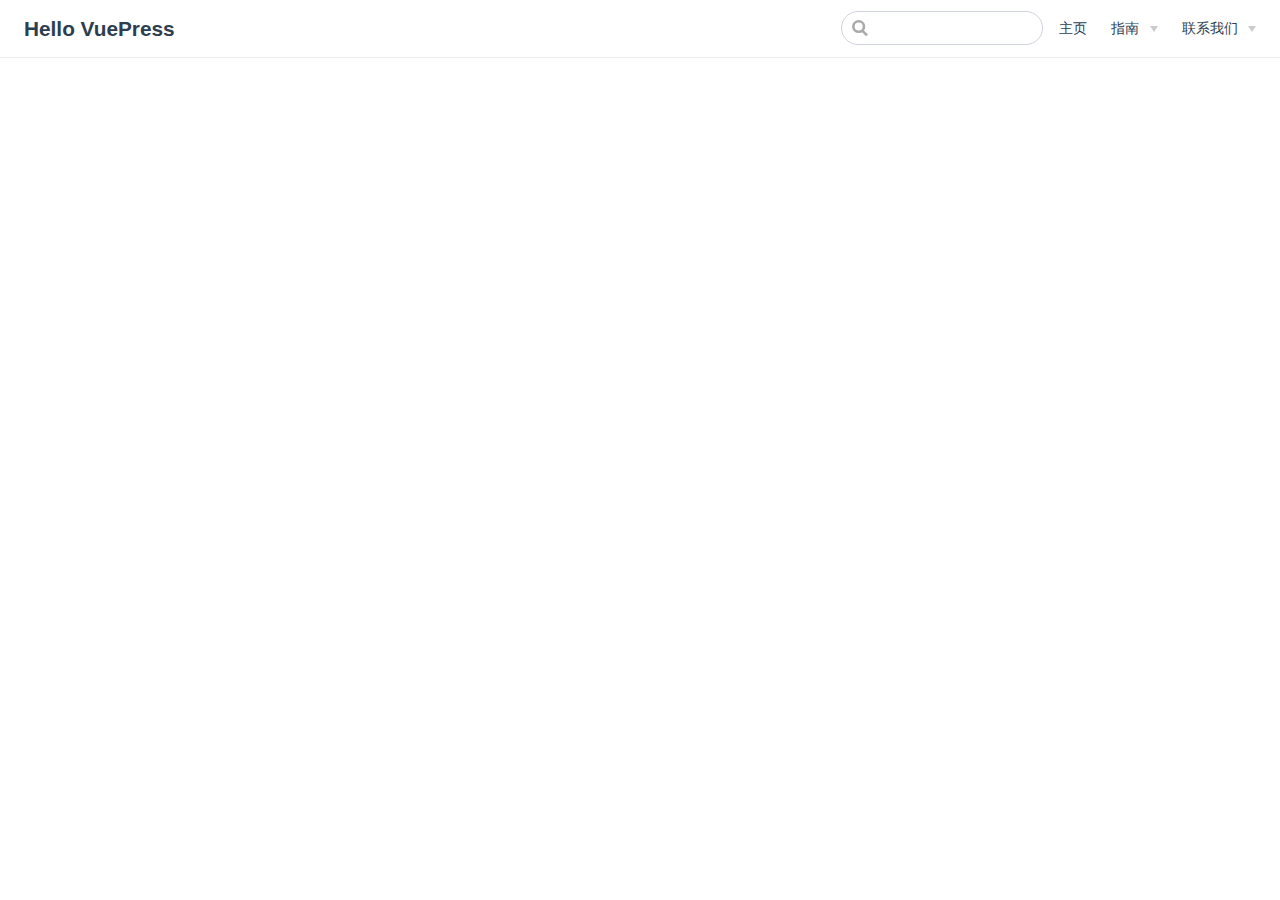
<file: config.html>
<!DOCTYPE html>
<html lang="en-US">
  <head>
    <meta charset="utf-8">
    <meta name="viewport" content="width=device-width,initial-scale=1">
    <title>Hello VuePress</title>
    <meta name="generator" content="VuePress 1.9.9">
    
    <meta name="description" content="Just playing around">
    
    <link rel="preload" href="/assets/css/0.styles.e34eae23.css" as="style"><link rel="preload" href="/assets/js/app.a4ee7869.js" as="script"><link rel="preload" href="/assets/js/2.75bcd663.js" as="script"><link rel="preload" href="/assets/js/16.d6a31e43.js" as="script"><link rel="prefetch" href="/assets/js/10.1d5d7e62.js"><link rel="prefetch" href="/assets/js/11.8971b58f.js"><link rel="prefetch" href="/assets/js/12.c4e1d417.js"><link rel="prefetch" href="/assets/js/13.718542f6.js"><link rel="prefetch" href="/assets/js/14.a9340a38.js"><link rel="prefetch" href="/assets/js/15.75ddafa0.js"><link rel="prefetch" href="/assets/js/17.9e934fb4.js"><link rel="prefetch" href="/assets/js/18.baee8cef.js"><link rel="prefetch" href="/assets/js/19.82a3232c.js"><link rel="prefetch" href="/assets/js/20.785a36d1.js"><link rel="prefetch" href="/assets/js/3.9eb71d2c.js"><link rel="prefetch" href="/assets/js/4.65a699eb.js"><link rel="prefetch" href="/assets/js/5.4f311e3b.js"><link rel="prefetch" href="/assets/js/6.3f9b29ae.js"><link rel="prefetch" href="/assets/js/7.4037a96d.js"><link rel="prefetch" href="/assets/js/8.654431ce.js"><link rel="prefetch" href="/assets/js/9.11ed0758.js">
    <link rel="stylesheet" href="/assets/css/0.styles.e34eae23.css">
  </head>
  <body>
    <div id="app" data-server-rendered="true"><div class="theme-container no-sidebar"><header class="navbar"><div class="sidebar-button"><svg xmlns="http://www.w3.org/2000/svg" aria-hidden="true" role="img" viewBox="0 0 448 512" class="icon"><path fill="currentColor" d="M436 124H12c-6.627 0-12-5.373-12-12V80c0-6.627 5.373-12 12-12h424c6.627 0 12 5.373 12 12v32c0 6.627-5.373 12-12 12zm0 160H12c-6.627 0-12-5.373-12-12v-32c0-6.627 5.373-12 12-12h424c6.627 0 12 5.373 12 12v32c0 6.627-5.373 12-12 12zm0 160H12c-6.627 0-12-5.373-12-12v-32c0-6.627 5.373-12 12-12h424c6.627 0 12 5.373 12 12v32c0 6.627-5.373 12-12 12z"></path></svg></div> <a href="/" class="home-link router-link-active"><!----> <span class="site-name">Hello VuePress</span></a> <div class="links"><div class="search-box"><input aria-label="Search" autocomplete="off" spellcheck="false" value=""> <!----></div> <nav class="nav-links can-hide"><div class="nav-item"><a href="/" class="nav-link">
  主页
</a></div><div class="nav-item"><div class="dropdown-wrapper"><button type="button" aria-label="指南" class="dropdown-title"><span class="title">指南</span> <span class="arrow down"></span></button> <button type="button" aria-label="指南" class="mobile-dropdown-title"><span class="title">指南</span> <span class="arrow right"></span></button> <ul class="nav-dropdown" style="display:none;"><li class="dropdown-item"><!----> <a href="https://cn.vuejs.org/guide/introduction.html" target="_blank" rel="noopener noreferrer" class="nav-link external">
  vue
  <span><svg xmlns="http://www.w3.org/2000/svg" aria-hidden="true" focusable="false" x="0px" y="0px" viewBox="0 0 100 100" width="15" height="15" class="icon outbound"><path fill="currentColor" d="M18.8,85.1h56l0,0c2.2,0,4-1.8,4-4v-32h-8v28h-48v-48h28v-8h-32l0,0c-2.2,0-4,1.8-4,4v56C14.8,83.3,16.6,85.1,18.8,85.1z"></path> <polygon fill="currentColor" points="45.7,48.7 51.3,54.3 77.2,28.5 77.2,37.2 85.2,37.2 85.2,14.9 62.8,14.9 62.8,22.9 71.5,22.9"></polygon></svg> <span class="sr-only">(opens new window)</span></span></a></li><li class="dropdown-item"><!----> <a href="https://vuepress.vuejs.org/zh/" target="_blank" rel="noopener noreferrer" class="nav-link external">
  vuepress
  <span><svg xmlns="http://www.w3.org/2000/svg" aria-hidden="true" focusable="false" x="0px" y="0px" viewBox="0 0 100 100" width="15" height="15" class="icon outbound"><path fill="currentColor" d="M18.8,85.1h56l0,0c2.2,0,4-1.8,4-4v-32h-8v28h-48v-48h28v-8h-32l0,0c-2.2,0-4,1.8-4,4v56C14.8,83.3,16.6,85.1,18.8,85.1z"></path> <polygon fill="currentColor" points="45.7,48.7 51.3,54.3 77.2,28.5 77.2,37.2 85.2,37.2 85.2,14.9 62.8,14.9 62.8,22.9 71.5,22.9"></polygon></svg> <span class="sr-only">(opens new window)</span></span></a></li></ul></div></div><div class="nav-item"><div class="dropdown-wrapper"><button type="button" aria-label="联系我们" class="dropdown-title"><span class="title">联系我们</span> <span class="arrow down"></span></button> <button type="button" aria-label="联系我们" class="mobile-dropdown-title"><span class="title">联系我们</span> <span class="arrow right"></span></button> <ul class="nav-dropdown" style="display:none;"><li class="dropdown-item"><!----> <a href="/QQ/" class="nav-link">
  QQ
</a></li><li class="dropdown-item"><!----> <a href="/Wechat/" class="nav-link">
  Wechat
</a></li></ul></div></div> <!----></nav></div></header> <div class="sidebar-mask"></div> <aside class="sidebar"><nav class="nav-links"><div class="nav-item"><a href="/" class="nav-link">
  主页
</a></div><div class="nav-item"><div class="dropdown-wrapper"><button type="button" aria-label="指南" class="dropdown-title"><span class="title">指南</span> <span class="arrow down"></span></button> <button type="button" aria-label="指南" class="mobile-dropdown-title"><span class="title">指南</span> <span class="arrow right"></span></button> <ul class="nav-dropdown" style="display:none;"><li class="dropdown-item"><!----> <a href="https://cn.vuejs.org/guide/introduction.html" target="_blank" rel="noopener noreferrer" class="nav-link external">
  vue
  <span><svg xmlns="http://www.w3.org/2000/svg" aria-hidden="true" focusable="false" x="0px" y="0px" viewBox="0 0 100 100" width="15" height="15" class="icon outbound"><path fill="currentColor" d="M18.8,85.1h56l0,0c2.2,0,4-1.8,4-4v-32h-8v28h-48v-48h28v-8h-32l0,0c-2.2,0-4,1.8-4,4v56C14.8,83.3,16.6,85.1,18.8,85.1z"></path> <polygon fill="currentColor" points="45.7,48.7 51.3,54.3 77.2,28.5 77.2,37.2 85.2,37.2 85.2,14.9 62.8,14.9 62.8,22.9 71.5,22.9"></polygon></svg> <span class="sr-only">(opens new window)</span></span></a></li><li class="dropdown-item"><!----> <a href="https://vuepress.vuejs.org/zh/" target="_blank" rel="noopener noreferrer" class="nav-link external">
  vuepress
  <span><svg xmlns="http://www.w3.org/2000/svg" aria-hidden="true" focusable="false" x="0px" y="0px" viewBox="0 0 100 100" width="15" height="15" class="icon outbound"><path fill="currentColor" d="M18.8,85.1h56l0,0c2.2,0,4-1.8,4-4v-32h-8v28h-48v-48h28v-8h-32l0,0c-2.2,0-4,1.8-4,4v56C14.8,83.3,16.6,85.1,18.8,85.1z"></path> <polygon fill="currentColor" points="45.7,48.7 51.3,54.3 77.2,28.5 77.2,37.2 85.2,37.2 85.2,14.9 62.8,14.9 62.8,22.9 71.5,22.9"></polygon></svg> <span class="sr-only">(opens new window)</span></span></a></li></ul></div></div><div class="nav-item"><div class="dropdown-wrapper"><button type="button" aria-label="联系我们" class="dropdown-title"><span class="title">联系我们</span> <span class="arrow down"></span></button> <button type="button" aria-label="联系我们" class="mobile-dropdown-title"><span class="title">联系我们</span> <span class="arrow right"></span></button> <ul class="nav-dropdown" style="display:none;"><li class="dropdown-item"><!----> <a href="/QQ/" class="nav-link">
  QQ
</a></li><li class="dropdown-item"><!----> <a href="/Wechat/" class="nav-link">
  Wechat
</a></li></ul></div></div> <!----></nav>  <!----> </aside> <main class="page"> <div class="theme-default-content content__default"></div> <footer class="page-edit"><!----> <!----></footer> <!----> </main></div><div class="global-ui"><!----><div></div></div></div>
    <script src="/assets/js/app.a4ee7869.js" defer></script><script src="/assets/js/2.75bcd663.js" defer></script><script src="/assets/js/16.d6a31e43.js" defer></script>
  </body>
</html>
</file>
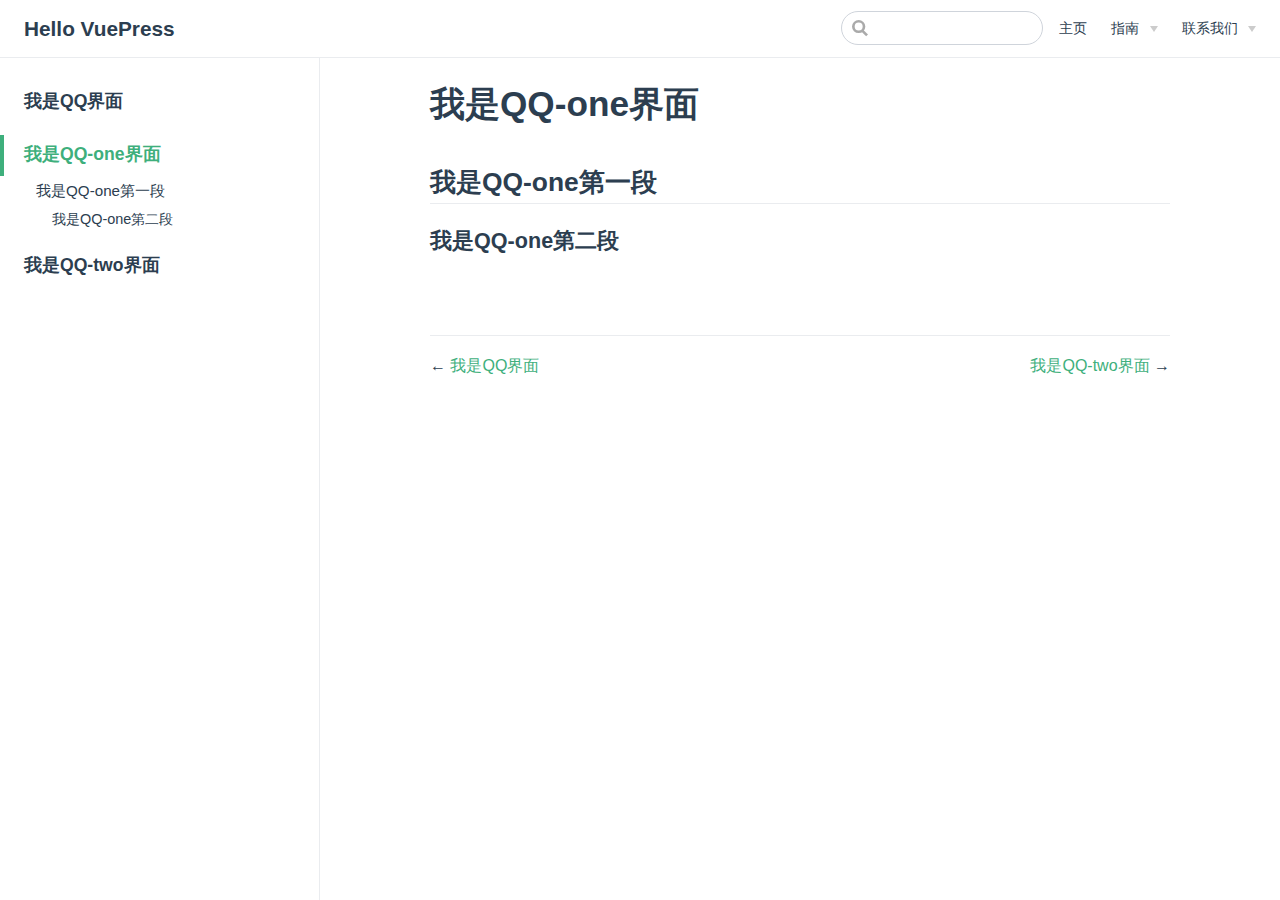
<file: QQ/QQ-one.html>
<!DOCTYPE html>
<html lang="en-US">
  <head>
    <meta charset="utf-8">
    <meta name="viewport" content="width=device-width,initial-scale=1">
    <title>我是QQ-one界面 | Hello VuePress</title>
    <meta name="generator" content="VuePress 1.9.9">
    
    <meta name="description" content="Just playing around">
    
    <link rel="preload" href="/assets/css/0.styles.e34eae23.css" as="style"><link rel="preload" href="/assets/js/app.a4ee7869.js" as="script"><link rel="preload" href="/assets/js/2.75bcd663.js" as="script"><link rel="preload" href="/assets/js/9.11ed0758.js" as="script"><link rel="prefetch" href="/assets/js/10.1d5d7e62.js"><link rel="prefetch" href="/assets/js/11.8971b58f.js"><link rel="prefetch" href="/assets/js/12.c4e1d417.js"><link rel="prefetch" href="/assets/js/13.718542f6.js"><link rel="prefetch" href="/assets/js/14.a9340a38.js"><link rel="prefetch" href="/assets/js/15.75ddafa0.js"><link rel="prefetch" href="/assets/js/16.d6a31e43.js"><link rel="prefetch" href="/assets/js/17.9e934fb4.js"><link rel="prefetch" href="/assets/js/18.baee8cef.js"><link rel="prefetch" href="/assets/js/19.82a3232c.js"><link rel="prefetch" href="/assets/js/20.785a36d1.js"><link rel="prefetch" href="/assets/js/3.9eb71d2c.js"><link rel="prefetch" href="/assets/js/4.65a699eb.js"><link rel="prefetch" href="/assets/js/5.4f311e3b.js"><link rel="prefetch" href="/assets/js/6.3f9b29ae.js"><link rel="prefetch" href="/assets/js/7.4037a96d.js"><link rel="prefetch" href="/assets/js/8.654431ce.js">
    <link rel="stylesheet" href="/assets/css/0.styles.e34eae23.css">
  </head>
  <body>
    <div id="app" data-server-rendered="true"><div class="theme-container"><header class="navbar"><div class="sidebar-button"><svg xmlns="http://www.w3.org/2000/svg" aria-hidden="true" role="img" viewBox="0 0 448 512" class="icon"><path fill="currentColor" d="M436 124H12c-6.627 0-12-5.373-12-12V80c0-6.627 5.373-12 12-12h424c6.627 0 12 5.373 12 12v32c0 6.627-5.373 12-12 12zm0 160H12c-6.627 0-12-5.373-12-12v-32c0-6.627 5.373-12 12-12h424c6.627 0 12 5.373 12 12v32c0 6.627-5.373 12-12 12zm0 160H12c-6.627 0-12-5.373-12-12v-32c0-6.627 5.373-12 12-12h424c6.627 0 12 5.373 12 12v32c0 6.627-5.373 12-12 12z"></path></svg></div> <a href="/" class="home-link router-link-active"><!----> <span class="site-name">Hello VuePress</span></a> <div class="links"><div class="search-box"><input aria-label="Search" autocomplete="off" spellcheck="false" value=""> <!----></div> <nav class="nav-links can-hide"><div class="nav-item"><a href="/" class="nav-link">
  主页
</a></div><div class="nav-item"><div class="dropdown-wrapper"><button type="button" aria-label="指南" class="dropdown-title"><span class="title">指南</span> <span class="arrow down"></span></button> <button type="button" aria-label="指南" class="mobile-dropdown-title"><span class="title">指南</span> <span class="arrow right"></span></button> <ul class="nav-dropdown" style="display:none;"><li class="dropdown-item"><!----> <a href="https://cn.vuejs.org/guide/introduction.html" target="_blank" rel="noopener noreferrer" class="nav-link external">
  vue
  <span><svg xmlns="http://www.w3.org/2000/svg" aria-hidden="true" focusable="false" x="0px" y="0px" viewBox="0 0 100 100" width="15" height="15" class="icon outbound"><path fill="currentColor" d="M18.8,85.1h56l0,0c2.2,0,4-1.8,4-4v-32h-8v28h-48v-48h28v-8h-32l0,0c-2.2,0-4,1.8-4,4v56C14.8,83.3,16.6,85.1,18.8,85.1z"></path> <polygon fill="currentColor" points="45.7,48.7 51.3,54.3 77.2,28.5 77.2,37.2 85.2,37.2 85.2,14.9 62.8,14.9 62.8,22.9 71.5,22.9"></polygon></svg> <span class="sr-only">(opens new window)</span></span></a></li><li class="dropdown-item"><!----> <a href="https://vuepress.vuejs.org/zh/" target="_blank" rel="noopener noreferrer" class="nav-link external">
  vuepress
  <span><svg xmlns="http://www.w3.org/2000/svg" aria-hidden="true" focusable="false" x="0px" y="0px" viewBox="0 0 100 100" width="15" height="15" class="icon outbound"><path fill="currentColor" d="M18.8,85.1h56l0,0c2.2,0,4-1.8,4-4v-32h-8v28h-48v-48h28v-8h-32l0,0c-2.2,0-4,1.8-4,4v56C14.8,83.3,16.6,85.1,18.8,85.1z"></path> <polygon fill="currentColor" points="45.7,48.7 51.3,54.3 77.2,28.5 77.2,37.2 85.2,37.2 85.2,14.9 62.8,14.9 62.8,22.9 71.5,22.9"></polygon></svg> <span class="sr-only">(opens new window)</span></span></a></li></ul></div></div><div class="nav-item"><div class="dropdown-wrapper"><button type="button" aria-label="联系我们" class="dropdown-title"><span class="title">联系我们</span> <span class="arrow down"></span></button> <button type="button" aria-label="联系我们" class="mobile-dropdown-title"><span class="title">联系我们</span> <span class="arrow right"></span></button> <ul class="nav-dropdown" style="display:none;"><li class="dropdown-item"><!----> <a href="/QQ/" class="nav-link router-link-active">
  QQ
</a></li><li class="dropdown-item"><!----> <a href="/Wechat/" class="nav-link">
  Wechat
</a></li></ul></div></div> <!----></nav></div></header> <div class="sidebar-mask"></div> <aside class="sidebar"><nav class="nav-links"><div class="nav-item"><a href="/" class="nav-link">
  主页
</a></div><div class="nav-item"><div class="dropdown-wrapper"><button type="button" aria-label="指南" class="dropdown-title"><span class="title">指南</span> <span class="arrow down"></span></button> <button type="button" aria-label="指南" class="mobile-dropdown-title"><span class="title">指南</span> <span class="arrow right"></span></button> <ul class="nav-dropdown" style="display:none;"><li class="dropdown-item"><!----> <a href="https://cn.vuejs.org/guide/introduction.html" target="_blank" rel="noopener noreferrer" class="nav-link external">
  vue
  <span><svg xmlns="http://www.w3.org/2000/svg" aria-hidden="true" focusable="false" x="0px" y="0px" viewBox="0 0 100 100" width="15" height="15" class="icon outbound"><path fill="currentColor" d="M18.8,85.1h56l0,0c2.2,0,4-1.8,4-4v-32h-8v28h-48v-48h28v-8h-32l0,0c-2.2,0-4,1.8-4,4v56C14.8,83.3,16.6,85.1,18.8,85.1z"></path> <polygon fill="currentColor" points="45.7,48.7 51.3,54.3 77.2,28.5 77.2,37.2 85.2,37.2 85.2,14.9 62.8,14.9 62.8,22.9 71.5,22.9"></polygon></svg> <span class="sr-only">(opens new window)</span></span></a></li><li class="dropdown-item"><!----> <a href="https://vuepress.vuejs.org/zh/" target="_blank" rel="noopener noreferrer" class="nav-link external">
  vuepress
  <span><svg xmlns="http://www.w3.org/2000/svg" aria-hidden="true" focusable="false" x="0px" y="0px" viewBox="0 0 100 100" width="15" height="15" class="icon outbound"><path fill="currentColor" d="M18.8,85.1h56l0,0c2.2,0,4-1.8,4-4v-32h-8v28h-48v-48h28v-8h-32l0,0c-2.2,0-4,1.8-4,4v56C14.8,83.3,16.6,85.1,18.8,85.1z"></path> <polygon fill="currentColor" points="45.7,48.7 51.3,54.3 77.2,28.5 77.2,37.2 85.2,37.2 85.2,14.9 62.8,14.9 62.8,22.9 71.5,22.9"></polygon></svg> <span class="sr-only">(opens new window)</span></span></a></li></ul></div></div><div class="nav-item"><div class="dropdown-wrapper"><button type="button" aria-label="联系我们" class="dropdown-title"><span class="title">联系我们</span> <span class="arrow down"></span></button> <button type="button" aria-label="联系我们" class="mobile-dropdown-title"><span class="title">联系我们</span> <span class="arrow right"></span></button> <ul class="nav-dropdown" style="display:none;"><li class="dropdown-item"><!----> <a href="/QQ/" class="nav-link router-link-active">
  QQ
</a></li><li class="dropdown-item"><!----> <a href="/Wechat/" class="nav-link">
  Wechat
</a></li></ul></div></div> <!----></nav>  <ul class="sidebar-links"><li><a href="/QQ/" aria-current="page" class="sidebar-link">我是QQ界面</a></li><li><a href="/QQ/QQ-one.html" aria-current="page" class="active sidebar-link">我是QQ-one界面</a><ul class="sidebar-sub-headers"><li class="sidebar-sub-header"><a href="/QQ/QQ-one.html#我是qq-one第一段" class="sidebar-link">我是QQ-one第一段</a><ul class="sidebar-sub-headers"><li class="sidebar-sub-header"><a href="/QQ/QQ-one.html#我是qq-one第二段" class="sidebar-link">我是QQ-one第二段</a></li></ul></li></ul></li><li><a href="/QQ/QQ-two.html" class="sidebar-link">我是QQ-two界面</a></li></ul> </aside> <main class="page"> <div class="theme-default-content content__default"><h1 id="我是qq-one界面"><a href="#我是qq-one界面" class="header-anchor">#</a> 我是QQ-one界面</h1> <h2 id="我是qq-one第一段"><a href="#我是qq-one第一段" class="header-anchor">#</a> 我是QQ-one第一段</h2> <h3 id="我是qq-one第二段"><a href="#我是qq-one第二段" class="header-anchor">#</a> 我是QQ-one第二段</h3></div> <footer class="page-edit"><!----> <!----></footer> <div class="page-nav"><p class="inner"><span class="prev">
      ←
      <a href="/QQ/" class="prev router-link-active">
        我是QQ界面
      </a></span> <span class="next"><a href="/QQ/QQ-two.html">
        我是QQ-two界面
      </a>
      →
    </span></p></div> </main></div><div class="global-ui"><!----><div></div></div></div>
    <script src="/assets/js/app.a4ee7869.js" defer></script><script src="/assets/js/2.75bcd663.js" defer></script><script src="/assets/js/9.11ed0758.js" defer></script>
  </body>
</html>
</file>
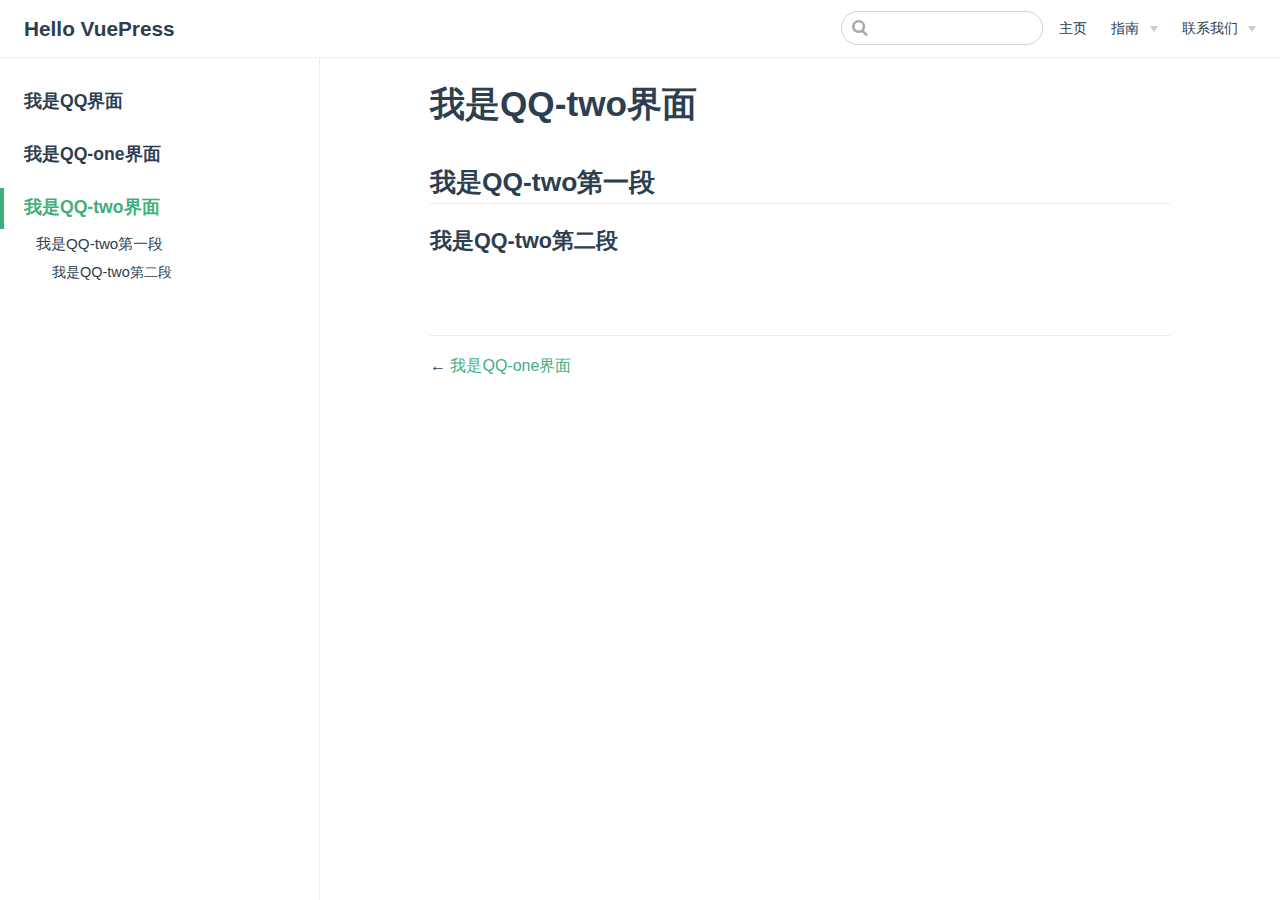
<file: QQ/QQ-two.html>
<!DOCTYPE html>
<html lang="en-US">
  <head>
    <meta charset="utf-8">
    <meta name="viewport" content="width=device-width,initial-scale=1">
    <title>我是QQ-two界面 | Hello VuePress</title>
    <meta name="generator" content="VuePress 1.9.9">
    
    <meta name="description" content="Just playing around">
    
    <link rel="preload" href="/assets/css/0.styles.e34eae23.css" as="style"><link rel="preload" href="/assets/js/app.a4ee7869.js" as="script"><link rel="preload" href="/assets/js/2.75bcd663.js" as="script"><link rel="preload" href="/assets/js/10.1d5d7e62.js" as="script"><link rel="prefetch" href="/assets/js/11.8971b58f.js"><link rel="prefetch" href="/assets/js/12.c4e1d417.js"><link rel="prefetch" href="/assets/js/13.718542f6.js"><link rel="prefetch" href="/assets/js/14.a9340a38.js"><link rel="prefetch" href="/assets/js/15.75ddafa0.js"><link rel="prefetch" href="/assets/js/16.d6a31e43.js"><link rel="prefetch" href="/assets/js/17.9e934fb4.js"><link rel="prefetch" href="/assets/js/18.baee8cef.js"><link rel="prefetch" href="/assets/js/19.82a3232c.js"><link rel="prefetch" href="/assets/js/20.785a36d1.js"><link rel="prefetch" href="/assets/js/3.9eb71d2c.js"><link rel="prefetch" href="/assets/js/4.65a699eb.js"><link rel="prefetch" href="/assets/js/5.4f311e3b.js"><link rel="prefetch" href="/assets/js/6.3f9b29ae.js"><link rel="prefetch" href="/assets/js/7.4037a96d.js"><link rel="prefetch" href="/assets/js/8.654431ce.js"><link rel="prefetch" href="/assets/js/9.11ed0758.js">
    <link rel="stylesheet" href="/assets/css/0.styles.e34eae23.css">
  </head>
  <body>
    <div id="app" data-server-rendered="true"><div class="theme-container"><header class="navbar"><div class="sidebar-button"><svg xmlns="http://www.w3.org/2000/svg" aria-hidden="true" role="img" viewBox="0 0 448 512" class="icon"><path fill="currentColor" d="M436 124H12c-6.627 0-12-5.373-12-12V80c0-6.627 5.373-12 12-12h424c6.627 0 12 5.373 12 12v32c0 6.627-5.373 12-12 12zm0 160H12c-6.627 0-12-5.373-12-12v-32c0-6.627 5.373-12 12-12h424c6.627 0 12 5.373 12 12v32c0 6.627-5.373 12-12 12zm0 160H12c-6.627 0-12-5.373-12-12v-32c0-6.627 5.373-12 12-12h424c6.627 0 12 5.373 12 12v32c0 6.627-5.373 12-12 12z"></path></svg></div> <a href="/" class="home-link router-link-active"><!----> <span class="site-name">Hello VuePress</span></a> <div class="links"><div class="search-box"><input aria-label="Search" autocomplete="off" spellcheck="false" value=""> <!----></div> <nav class="nav-links can-hide"><div class="nav-item"><a href="/" class="nav-link">
  主页
</a></div><div class="nav-item"><div class="dropdown-wrapper"><button type="button" aria-label="指南" class="dropdown-title"><span class="title">指南</span> <span class="arrow down"></span></button> <button type="button" aria-label="指南" class="mobile-dropdown-title"><span class="title">指南</span> <span class="arrow right"></span></button> <ul class="nav-dropdown" style="display:none;"><li class="dropdown-item"><!----> <a href="https://cn.vuejs.org/guide/introduction.html" target="_blank" rel="noopener noreferrer" class="nav-link external">
  vue
  <span><svg xmlns="http://www.w3.org/2000/svg" aria-hidden="true" focusable="false" x="0px" y="0px" viewBox="0 0 100 100" width="15" height="15" class="icon outbound"><path fill="currentColor" d="M18.8,85.1h56l0,0c2.2,0,4-1.8,4-4v-32h-8v28h-48v-48h28v-8h-32l0,0c-2.2,0-4,1.8-4,4v56C14.8,83.3,16.6,85.1,18.8,85.1z"></path> <polygon fill="currentColor" points="45.7,48.7 51.3,54.3 77.2,28.5 77.2,37.2 85.2,37.2 85.2,14.9 62.8,14.9 62.8,22.9 71.5,22.9"></polygon></svg> <span class="sr-only">(opens new window)</span></span></a></li><li class="dropdown-item"><!----> <a href="https://vuepress.vuejs.org/zh/" target="_blank" rel="noopener noreferrer" class="nav-link external">
  vuepress
  <span><svg xmlns="http://www.w3.org/2000/svg" aria-hidden="true" focusable="false" x="0px" y="0px" viewBox="0 0 100 100" width="15" height="15" class="icon outbound"><path fill="currentColor" d="M18.8,85.1h56l0,0c2.2,0,4-1.8,4-4v-32h-8v28h-48v-48h28v-8h-32l0,0c-2.2,0-4,1.8-4,4v56C14.8,83.3,16.6,85.1,18.8,85.1z"></path> <polygon fill="currentColor" points="45.7,48.7 51.3,54.3 77.2,28.5 77.2,37.2 85.2,37.2 85.2,14.9 62.8,14.9 62.8,22.9 71.5,22.9"></polygon></svg> <span class="sr-only">(opens new window)</span></span></a></li></ul></div></div><div class="nav-item"><div class="dropdown-wrapper"><button type="button" aria-label="联系我们" class="dropdown-title"><span class="title">联系我们</span> <span class="arrow down"></span></button> <button type="button" aria-label="联系我们" class="mobile-dropdown-title"><span class="title">联系我们</span> <span class="arrow right"></span></button> <ul class="nav-dropdown" style="display:none;"><li class="dropdown-item"><!----> <a href="/QQ/" class="nav-link router-link-active">
  QQ
</a></li><li class="dropdown-item"><!----> <a href="/Wechat/" class="nav-link">
  Wechat
</a></li></ul></div></div> <!----></nav></div></header> <div class="sidebar-mask"></div> <aside class="sidebar"><nav class="nav-links"><div class="nav-item"><a href="/" class="nav-link">
  主页
</a></div><div class="nav-item"><div class="dropdown-wrapper"><button type="button" aria-label="指南" class="dropdown-title"><span class="title">指南</span> <span class="arrow down"></span></button> <button type="button" aria-label="指南" class="mobile-dropdown-title"><span class="title">指南</span> <span class="arrow right"></span></button> <ul class="nav-dropdown" style="display:none;"><li class="dropdown-item"><!----> <a href="https://cn.vuejs.org/guide/introduction.html" target="_blank" rel="noopener noreferrer" class="nav-link external">
  vue
  <span><svg xmlns="http://www.w3.org/2000/svg" aria-hidden="true" focusable="false" x="0px" y="0px" viewBox="0 0 100 100" width="15" height="15" class="icon outbound"><path fill="currentColor" d="M18.8,85.1h56l0,0c2.2,0,4-1.8,4-4v-32h-8v28h-48v-48h28v-8h-32l0,0c-2.2,0-4,1.8-4,4v56C14.8,83.3,16.6,85.1,18.8,85.1z"></path> <polygon fill="currentColor" points="45.7,48.7 51.3,54.3 77.2,28.5 77.2,37.2 85.2,37.2 85.2,14.9 62.8,14.9 62.8,22.9 71.5,22.9"></polygon></svg> <span class="sr-only">(opens new window)</span></span></a></li><li class="dropdown-item"><!----> <a href="https://vuepress.vuejs.org/zh/" target="_blank" rel="noopener noreferrer" class="nav-link external">
  vuepress
  <span><svg xmlns="http://www.w3.org/2000/svg" aria-hidden="true" focusable="false" x="0px" y="0px" viewBox="0 0 100 100" width="15" height="15" class="icon outbound"><path fill="currentColor" d="M18.8,85.1h56l0,0c2.2,0,4-1.8,4-4v-32h-8v28h-48v-48h28v-8h-32l0,0c-2.2,0-4,1.8-4,4v56C14.8,83.3,16.6,85.1,18.8,85.1z"></path> <polygon fill="currentColor" points="45.7,48.7 51.3,54.3 77.2,28.5 77.2,37.2 85.2,37.2 85.2,14.9 62.8,14.9 62.8,22.9 71.5,22.9"></polygon></svg> <span class="sr-only">(opens new window)</span></span></a></li></ul></div></div><div class="nav-item"><div class="dropdown-wrapper"><button type="button" aria-label="联系我们" class="dropdown-title"><span class="title">联系我们</span> <span class="arrow down"></span></button> <button type="button" aria-label="联系我们" class="mobile-dropdown-title"><span class="title">联系我们</span> <span class="arrow right"></span></button> <ul class="nav-dropdown" style="display:none;"><li class="dropdown-item"><!----> <a href="/QQ/" class="nav-link router-link-active">
  QQ
</a></li><li class="dropdown-item"><!----> <a href="/Wechat/" class="nav-link">
  Wechat
</a></li></ul></div></div> <!----></nav>  <ul class="sidebar-links"><li><a href="/QQ/" aria-current="page" class="sidebar-link">我是QQ界面</a></li><li><a href="/QQ/QQ-one.html" class="sidebar-link">我是QQ-one界面</a></li><li><a href="/QQ/QQ-two.html" aria-current="page" class="active sidebar-link">我是QQ-two界面</a><ul class="sidebar-sub-headers"><li class="sidebar-sub-header"><a href="/QQ/QQ-two.html#我是qq-two第一段" class="sidebar-link">我是QQ-two第一段</a><ul class="sidebar-sub-headers"><li class="sidebar-sub-header"><a href="/QQ/QQ-two.html#我是qq-two第二段" class="sidebar-link">我是QQ-two第二段</a></li></ul></li></ul></li></ul> </aside> <main class="page"> <div class="theme-default-content content__default"><h1 id="我是qq-two界面"><a href="#我是qq-two界面" class="header-anchor">#</a> 我是QQ-two界面</h1> <h2 id="我是qq-two第一段"><a href="#我是qq-two第一段" class="header-anchor">#</a> 我是QQ-two第一段</h2> <h3 id="我是qq-two第二段"><a href="#我是qq-two第二段" class="header-anchor">#</a> 我是QQ-two第二段</h3></div> <footer class="page-edit"><!----> <!----></footer> <div class="page-nav"><p class="inner"><span class="prev">
      ←
      <a href="/QQ/QQ-one.html" class="prev">
        我是QQ-one界面
      </a></span> <!----></p></div> </main></div><div class="global-ui"><!----><div></div></div></div>
    <script src="/assets/js/app.a4ee7869.js" defer></script><script src="/assets/js/2.75bcd663.js" defer></script><script src="/assets/js/10.1d5d7e62.js" defer></script>
  </body>
</html>
</file>
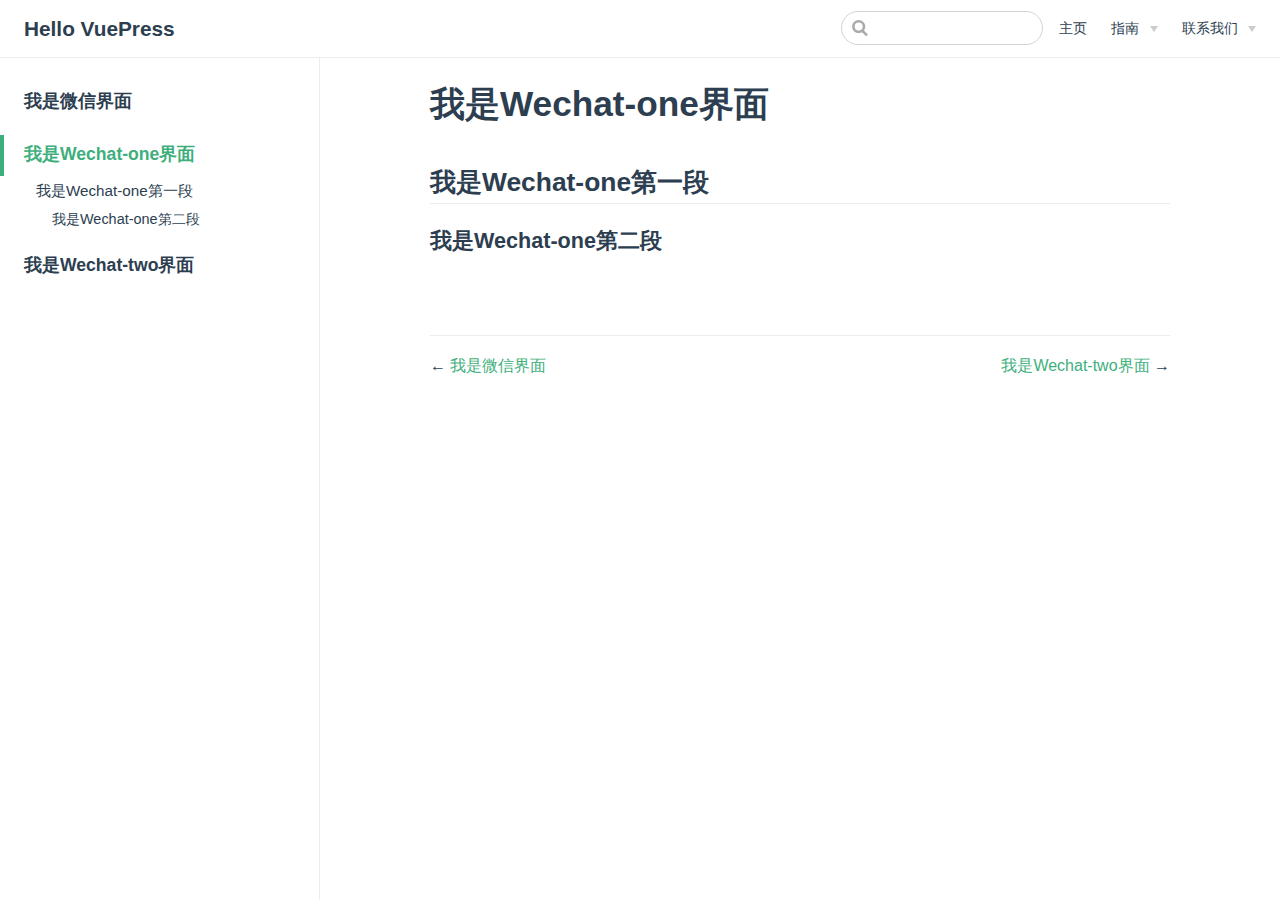
<file: Wechat/Wechat-one.html>
<!DOCTYPE html>
<html lang="en-US">
  <head>
    <meta charset="utf-8">
    <meta name="viewport" content="width=device-width,initial-scale=1">
    <title>我是Wechat-one界面 | Hello VuePress</title>
    <meta name="generator" content="VuePress 1.9.9">
    
    <meta name="description" content="Just playing around">
    
    <link rel="preload" href="/assets/css/0.styles.e34eae23.css" as="style"><link rel="preload" href="/assets/js/app.a4ee7869.js" as="script"><link rel="preload" href="/assets/js/2.75bcd663.js" as="script"><link rel="preload" href="/assets/js/14.a9340a38.js" as="script"><link rel="prefetch" href="/assets/js/10.1d5d7e62.js"><link rel="prefetch" href="/assets/js/11.8971b58f.js"><link rel="prefetch" href="/assets/js/12.c4e1d417.js"><link rel="prefetch" href="/assets/js/13.718542f6.js"><link rel="prefetch" href="/assets/js/15.75ddafa0.js"><link rel="prefetch" href="/assets/js/16.d6a31e43.js"><link rel="prefetch" href="/assets/js/17.9e934fb4.js"><link rel="prefetch" href="/assets/js/18.baee8cef.js"><link rel="prefetch" href="/assets/js/19.82a3232c.js"><link rel="prefetch" href="/assets/js/20.785a36d1.js"><link rel="prefetch" href="/assets/js/3.9eb71d2c.js"><link rel="prefetch" href="/assets/js/4.65a699eb.js"><link rel="prefetch" href="/assets/js/5.4f311e3b.js"><link rel="prefetch" href="/assets/js/6.3f9b29ae.js"><link rel="prefetch" href="/assets/js/7.4037a96d.js"><link rel="prefetch" href="/assets/js/8.654431ce.js"><link rel="prefetch" href="/assets/js/9.11ed0758.js">
    <link rel="stylesheet" href="/assets/css/0.styles.e34eae23.css">
  </head>
  <body>
    <div id="app" data-server-rendered="true"><div class="theme-container"><header class="navbar"><div class="sidebar-button"><svg xmlns="http://www.w3.org/2000/svg" aria-hidden="true" role="img" viewBox="0 0 448 512" class="icon"><path fill="currentColor" d="M436 124H12c-6.627 0-12-5.373-12-12V80c0-6.627 5.373-12 12-12h424c6.627 0 12 5.373 12 12v32c0 6.627-5.373 12-12 12zm0 160H12c-6.627 0-12-5.373-12-12v-32c0-6.627 5.373-12 12-12h424c6.627 0 12 5.373 12 12v32c0 6.627-5.373 12-12 12zm0 160H12c-6.627 0-12-5.373-12-12v-32c0-6.627 5.373-12 12-12h424c6.627 0 12 5.373 12 12v32c0 6.627-5.373 12-12 12z"></path></svg></div> <a href="/" class="home-link router-link-active"><!----> <span class="site-name">Hello VuePress</span></a> <div class="links"><div class="search-box"><input aria-label="Search" autocomplete="off" spellcheck="false" value=""> <!----></div> <nav class="nav-links can-hide"><div class="nav-item"><a href="/" class="nav-link">
  主页
</a></div><div class="nav-item"><div class="dropdown-wrapper"><button type="button" aria-label="指南" class="dropdown-title"><span class="title">指南</span> <span class="arrow down"></span></button> <button type="button" aria-label="指南" class="mobile-dropdown-title"><span class="title">指南</span> <span class="arrow right"></span></button> <ul class="nav-dropdown" style="display:none;"><li class="dropdown-item"><!----> <a href="https://cn.vuejs.org/guide/introduction.html" target="_blank" rel="noopener noreferrer" class="nav-link external">
  vue
  <span><svg xmlns="http://www.w3.org/2000/svg" aria-hidden="true" focusable="false" x="0px" y="0px" viewBox="0 0 100 100" width="15" height="15" class="icon outbound"><path fill="currentColor" d="M18.8,85.1h56l0,0c2.2,0,4-1.8,4-4v-32h-8v28h-48v-48h28v-8h-32l0,0c-2.2,0-4,1.8-4,4v56C14.8,83.3,16.6,85.1,18.8,85.1z"></path> <polygon fill="currentColor" points="45.7,48.7 51.3,54.3 77.2,28.5 77.2,37.2 85.2,37.2 85.2,14.9 62.8,14.9 62.8,22.9 71.5,22.9"></polygon></svg> <span class="sr-only">(opens new window)</span></span></a></li><li class="dropdown-item"><!----> <a href="https://vuepress.vuejs.org/zh/" target="_blank" rel="noopener noreferrer" class="nav-link external">
  vuepress
  <span><svg xmlns="http://www.w3.org/2000/svg" aria-hidden="true" focusable="false" x="0px" y="0px" viewBox="0 0 100 100" width="15" height="15" class="icon outbound"><path fill="currentColor" d="M18.8,85.1h56l0,0c2.2,0,4-1.8,4-4v-32h-8v28h-48v-48h28v-8h-32l0,0c-2.2,0-4,1.8-4,4v56C14.8,83.3,16.6,85.1,18.8,85.1z"></path> <polygon fill="currentColor" points="45.7,48.7 51.3,54.3 77.2,28.5 77.2,37.2 85.2,37.2 85.2,14.9 62.8,14.9 62.8,22.9 71.5,22.9"></polygon></svg> <span class="sr-only">(opens new window)</span></span></a></li></ul></div></div><div class="nav-item"><div class="dropdown-wrapper"><button type="button" aria-label="联系我们" class="dropdown-title"><span class="title">联系我们</span> <span class="arrow down"></span></button> <button type="button" aria-label="联系我们" class="mobile-dropdown-title"><span class="title">联系我们</span> <span class="arrow right"></span></button> <ul class="nav-dropdown" style="display:none;"><li class="dropdown-item"><!----> <a href="/QQ/" class="nav-link">
  QQ
</a></li><li class="dropdown-item"><!----> <a href="/Wechat/" class="nav-link router-link-active">
  Wechat
</a></li></ul></div></div> <!----></nav></div></header> <div class="sidebar-mask"></div> <aside class="sidebar"><nav class="nav-links"><div class="nav-item"><a href="/" class="nav-link">
  主页
</a></div><div class="nav-item"><div class="dropdown-wrapper"><button type="button" aria-label="指南" class="dropdown-title"><span class="title">指南</span> <span class="arrow down"></span></button> <button type="button" aria-label="指南" class="mobile-dropdown-title"><span class="title">指南</span> <span class="arrow right"></span></button> <ul class="nav-dropdown" style="display:none;"><li class="dropdown-item"><!----> <a href="https://cn.vuejs.org/guide/introduction.html" target="_blank" rel="noopener noreferrer" class="nav-link external">
  vue
  <span><svg xmlns="http://www.w3.org/2000/svg" aria-hidden="true" focusable="false" x="0px" y="0px" viewBox="0 0 100 100" width="15" height="15" class="icon outbound"><path fill="currentColor" d="M18.8,85.1h56l0,0c2.2,0,4-1.8,4-4v-32h-8v28h-48v-48h28v-8h-32l0,0c-2.2,0-4,1.8-4,4v56C14.8,83.3,16.6,85.1,18.8,85.1z"></path> <polygon fill="currentColor" points="45.7,48.7 51.3,54.3 77.2,28.5 77.2,37.2 85.2,37.2 85.2,14.9 62.8,14.9 62.8,22.9 71.5,22.9"></polygon></svg> <span class="sr-only">(opens new window)</span></span></a></li><li class="dropdown-item"><!----> <a href="https://vuepress.vuejs.org/zh/" target="_blank" rel="noopener noreferrer" class="nav-link external">
  vuepress
  <span><svg xmlns="http://www.w3.org/2000/svg" aria-hidden="true" focusable="false" x="0px" y="0px" viewBox="0 0 100 100" width="15" height="15" class="icon outbound"><path fill="currentColor" d="M18.8,85.1h56l0,0c2.2,0,4-1.8,4-4v-32h-8v28h-48v-48h28v-8h-32l0,0c-2.2,0-4,1.8-4,4v56C14.8,83.3,16.6,85.1,18.8,85.1z"></path> <polygon fill="currentColor" points="45.7,48.7 51.3,54.3 77.2,28.5 77.2,37.2 85.2,37.2 85.2,14.9 62.8,14.9 62.8,22.9 71.5,22.9"></polygon></svg> <span class="sr-only">(opens new window)</span></span></a></li></ul></div></div><div class="nav-item"><div class="dropdown-wrapper"><button type="button" aria-label="联系我们" class="dropdown-title"><span class="title">联系我们</span> <span class="arrow down"></span></button> <button type="button" aria-label="联系我们" class="mobile-dropdown-title"><span class="title">联系我们</span> <span class="arrow right"></span></button> <ul class="nav-dropdown" style="display:none;"><li class="dropdown-item"><!----> <a href="/QQ/" class="nav-link">
  QQ
</a></li><li class="dropdown-item"><!----> <a href="/Wechat/" class="nav-link router-link-active">
  Wechat
</a></li></ul></div></div> <!----></nav>  <ul class="sidebar-links"><li><a href="/Wechat/" aria-current="page" class="sidebar-link">我是微信界面</a></li><li><a href="/Wechat/Wechat-one.html" aria-current="page" class="active sidebar-link">我是Wechat-one界面</a><ul class="sidebar-sub-headers"><li class="sidebar-sub-header"><a href="/Wechat/Wechat-one.html#我是wechat-one第一段" class="sidebar-link">我是Wechat-one第一段</a><ul class="sidebar-sub-headers"><li class="sidebar-sub-header"><a href="/Wechat/Wechat-one.html#我是wechat-one第二段" class="sidebar-link">我是Wechat-one第二段</a></li></ul></li></ul></li><li><a href="/Wechat/Wechat-two.html" class="sidebar-link">我是Wechat-two界面</a></li></ul> </aside> <main class="page"> <div class="theme-default-content content__default"><h1 id="我是wechat-one界面"><a href="#我是wechat-one界面" class="header-anchor">#</a> 我是Wechat-one界面</h1> <h2 id="我是wechat-one第一段"><a href="#我是wechat-one第一段" class="header-anchor">#</a> 我是Wechat-one第一段</h2> <h3 id="我是wechat-one第二段"><a href="#我是wechat-one第二段" class="header-anchor">#</a> 我是Wechat-one第二段</h3></div> <footer class="page-edit"><!----> <!----></footer> <div class="page-nav"><p class="inner"><span class="prev">
      ←
      <a href="/Wechat/" class="prev router-link-active">
        我是微信界面
      </a></span> <span class="next"><a href="/Wechat/Wechat-two.html">
        我是Wechat-two界面
      </a>
      →
    </span></p></div> </main></div><div class="global-ui"><!----><div></div></div></div>
    <script src="/assets/js/app.a4ee7869.js" defer></script><script src="/assets/js/2.75bcd663.js" defer></script><script src="/assets/js/14.a9340a38.js" defer></script>
  </body>
</html>
</file>
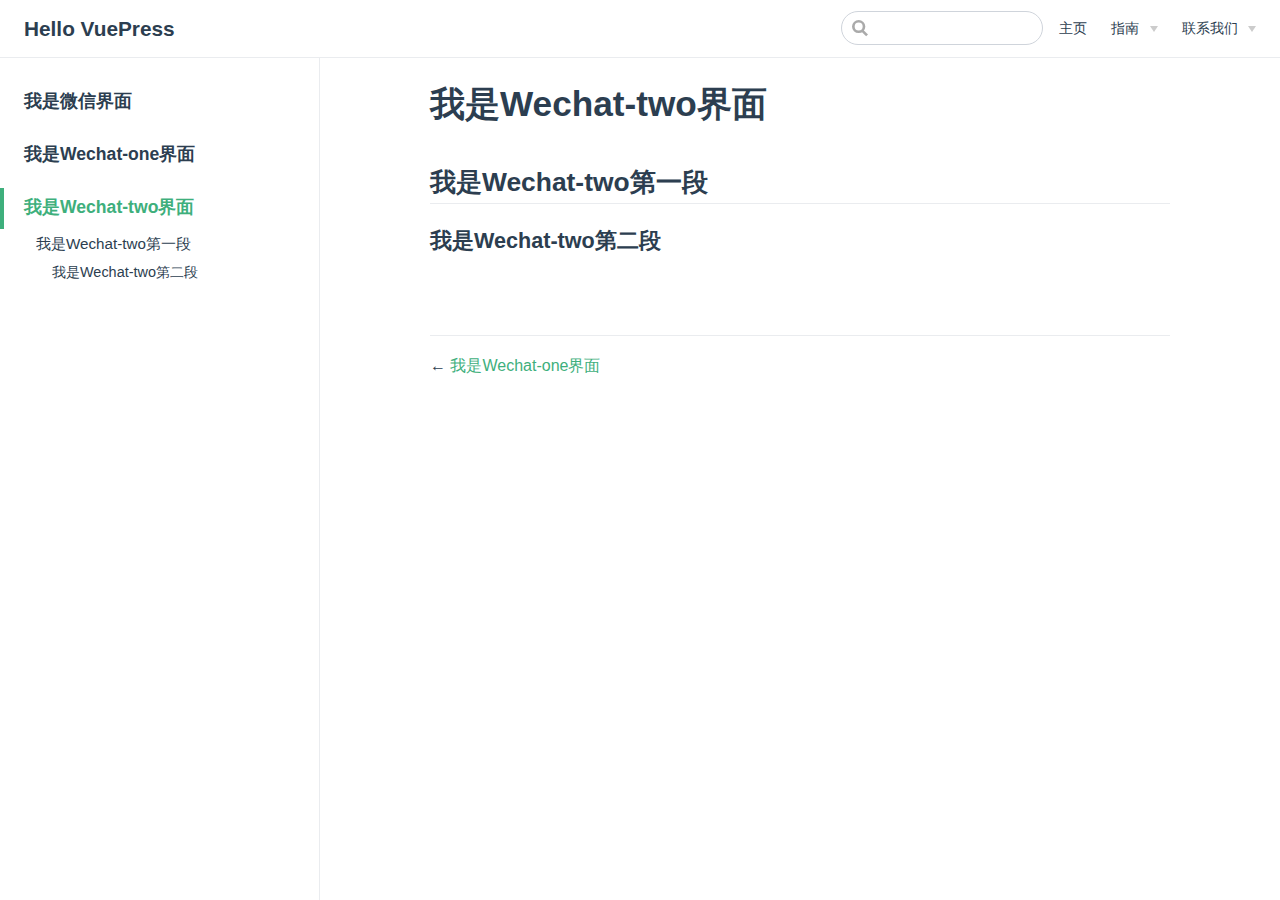
<file: Wechat/Wechat-two.html>
<!DOCTYPE html>
<html lang="en-US">
  <head>
    <meta charset="utf-8">
    <meta name="viewport" content="width=device-width,initial-scale=1">
    <title>我是Wechat-two界面 | Hello VuePress</title>
    <meta name="generator" content="VuePress 1.9.9">
    
    <meta name="description" content="Just playing around">
    
    <link rel="preload" href="/assets/css/0.styles.e34eae23.css" as="style"><link rel="preload" href="/assets/js/app.a4ee7869.js" as="script"><link rel="preload" href="/assets/js/2.75bcd663.js" as="script"><link rel="preload" href="/assets/js/15.75ddafa0.js" as="script"><link rel="prefetch" href="/assets/js/10.1d5d7e62.js"><link rel="prefetch" href="/assets/js/11.8971b58f.js"><link rel="prefetch" href="/assets/js/12.c4e1d417.js"><link rel="prefetch" href="/assets/js/13.718542f6.js"><link rel="prefetch" href="/assets/js/14.a9340a38.js"><link rel="prefetch" href="/assets/js/16.d6a31e43.js"><link rel="prefetch" href="/assets/js/17.9e934fb4.js"><link rel="prefetch" href="/assets/js/18.baee8cef.js"><link rel="prefetch" href="/assets/js/19.82a3232c.js"><link rel="prefetch" href="/assets/js/20.785a36d1.js"><link rel="prefetch" href="/assets/js/3.9eb71d2c.js"><link rel="prefetch" href="/assets/js/4.65a699eb.js"><link rel="prefetch" href="/assets/js/5.4f311e3b.js"><link rel="prefetch" href="/assets/js/6.3f9b29ae.js"><link rel="prefetch" href="/assets/js/7.4037a96d.js"><link rel="prefetch" href="/assets/js/8.654431ce.js"><link rel="prefetch" href="/assets/js/9.11ed0758.js">
    <link rel="stylesheet" href="/assets/css/0.styles.e34eae23.css">
  </head>
  <body>
    <div id="app" data-server-rendered="true"><div class="theme-container"><header class="navbar"><div class="sidebar-button"><svg xmlns="http://www.w3.org/2000/svg" aria-hidden="true" role="img" viewBox="0 0 448 512" class="icon"><path fill="currentColor" d="M436 124H12c-6.627 0-12-5.373-12-12V80c0-6.627 5.373-12 12-12h424c6.627 0 12 5.373 12 12v32c0 6.627-5.373 12-12 12zm0 160H12c-6.627 0-12-5.373-12-12v-32c0-6.627 5.373-12 12-12h424c6.627 0 12 5.373 12 12v32c0 6.627-5.373 12-12 12zm0 160H12c-6.627 0-12-5.373-12-12v-32c0-6.627 5.373-12 12-12h424c6.627 0 12 5.373 12 12v32c0 6.627-5.373 12-12 12z"></path></svg></div> <a href="/" class="home-link router-link-active"><!----> <span class="site-name">Hello VuePress</span></a> <div class="links"><div class="search-box"><input aria-label="Search" autocomplete="off" spellcheck="false" value=""> <!----></div> <nav class="nav-links can-hide"><div class="nav-item"><a href="/" class="nav-link">
  主页
</a></div><div class="nav-item"><div class="dropdown-wrapper"><button type="button" aria-label="指南" class="dropdown-title"><span class="title">指南</span> <span class="arrow down"></span></button> <button type="button" aria-label="指南" class="mobile-dropdown-title"><span class="title">指南</span> <span class="arrow right"></span></button> <ul class="nav-dropdown" style="display:none;"><li class="dropdown-item"><!----> <a href="https://cn.vuejs.org/guide/introduction.html" target="_blank" rel="noopener noreferrer" class="nav-link external">
  vue
  <span><svg xmlns="http://www.w3.org/2000/svg" aria-hidden="true" focusable="false" x="0px" y="0px" viewBox="0 0 100 100" width="15" height="15" class="icon outbound"><path fill="currentColor" d="M18.8,85.1h56l0,0c2.2,0,4-1.8,4-4v-32h-8v28h-48v-48h28v-8h-32l0,0c-2.2,0-4,1.8-4,4v56C14.8,83.3,16.6,85.1,18.8,85.1z"></path> <polygon fill="currentColor" points="45.7,48.7 51.3,54.3 77.2,28.5 77.2,37.2 85.2,37.2 85.2,14.9 62.8,14.9 62.8,22.9 71.5,22.9"></polygon></svg> <span class="sr-only">(opens new window)</span></span></a></li><li class="dropdown-item"><!----> <a href="https://vuepress.vuejs.org/zh/" target="_blank" rel="noopener noreferrer" class="nav-link external">
  vuepress
  <span><svg xmlns="http://www.w3.org/2000/svg" aria-hidden="true" focusable="false" x="0px" y="0px" viewBox="0 0 100 100" width="15" height="15" class="icon outbound"><path fill="currentColor" d="M18.8,85.1h56l0,0c2.2,0,4-1.8,4-4v-32h-8v28h-48v-48h28v-8h-32l0,0c-2.2,0-4,1.8-4,4v56C14.8,83.3,16.6,85.1,18.8,85.1z"></path> <polygon fill="currentColor" points="45.7,48.7 51.3,54.3 77.2,28.5 77.2,37.2 85.2,37.2 85.2,14.9 62.8,14.9 62.8,22.9 71.5,22.9"></polygon></svg> <span class="sr-only">(opens new window)</span></span></a></li></ul></div></div><div class="nav-item"><div class="dropdown-wrapper"><button type="button" aria-label="联系我们" class="dropdown-title"><span class="title">联系我们</span> <span class="arrow down"></span></button> <button type="button" aria-label="联系我们" class="mobile-dropdown-title"><span class="title">联系我们</span> <span class="arrow right"></span></button> <ul class="nav-dropdown" style="display:none;"><li class="dropdown-item"><!----> <a href="/QQ/" class="nav-link">
  QQ
</a></li><li class="dropdown-item"><!----> <a href="/Wechat/" class="nav-link router-link-active">
  Wechat
</a></li></ul></div></div> <!----></nav></div></header> <div class="sidebar-mask"></div> <aside class="sidebar"><nav class="nav-links"><div class="nav-item"><a href="/" class="nav-link">
  主页
</a></div><div class="nav-item"><div class="dropdown-wrapper"><button type="button" aria-label="指南" class="dropdown-title"><span class="title">指南</span> <span class="arrow down"></span></button> <button type="button" aria-label="指南" class="mobile-dropdown-title"><span class="title">指南</span> <span class="arrow right"></span></button> <ul class="nav-dropdown" style="display:none;"><li class="dropdown-item"><!----> <a href="https://cn.vuejs.org/guide/introduction.html" target="_blank" rel="noopener noreferrer" class="nav-link external">
  vue
  <span><svg xmlns="http://www.w3.org/2000/svg" aria-hidden="true" focusable="false" x="0px" y="0px" viewBox="0 0 100 100" width="15" height="15" class="icon outbound"><path fill="currentColor" d="M18.8,85.1h56l0,0c2.2,0,4-1.8,4-4v-32h-8v28h-48v-48h28v-8h-32l0,0c-2.2,0-4,1.8-4,4v56C14.8,83.3,16.6,85.1,18.8,85.1z"></path> <polygon fill="currentColor" points="45.7,48.7 51.3,54.3 77.2,28.5 77.2,37.2 85.2,37.2 85.2,14.9 62.8,14.9 62.8,22.9 71.5,22.9"></polygon></svg> <span class="sr-only">(opens new window)</span></span></a></li><li class="dropdown-item"><!----> <a href="https://vuepress.vuejs.org/zh/" target="_blank" rel="noopener noreferrer" class="nav-link external">
  vuepress
  <span><svg xmlns="http://www.w3.org/2000/svg" aria-hidden="true" focusable="false" x="0px" y="0px" viewBox="0 0 100 100" width="15" height="15" class="icon outbound"><path fill="currentColor" d="M18.8,85.1h56l0,0c2.2,0,4-1.8,4-4v-32h-8v28h-48v-48h28v-8h-32l0,0c-2.2,0-4,1.8-4,4v56C14.8,83.3,16.6,85.1,18.8,85.1z"></path> <polygon fill="currentColor" points="45.7,48.7 51.3,54.3 77.2,28.5 77.2,37.2 85.2,37.2 85.2,14.9 62.8,14.9 62.8,22.9 71.5,22.9"></polygon></svg> <span class="sr-only">(opens new window)</span></span></a></li></ul></div></div><div class="nav-item"><div class="dropdown-wrapper"><button type="button" aria-label="联系我们" class="dropdown-title"><span class="title">联系我们</span> <span class="arrow down"></span></button> <button type="button" aria-label="联系我们" class="mobile-dropdown-title"><span class="title">联系我们</span> <span class="arrow right"></span></button> <ul class="nav-dropdown" style="display:none;"><li class="dropdown-item"><!----> <a href="/QQ/" class="nav-link">
  QQ
</a></li><li class="dropdown-item"><!----> <a href="/Wechat/" class="nav-link router-link-active">
  Wechat
</a></li></ul></div></div> <!----></nav>  <ul class="sidebar-links"><li><a href="/Wechat/" aria-current="page" class="sidebar-link">我是微信界面</a></li><li><a href="/Wechat/Wechat-one.html" class="sidebar-link">我是Wechat-one界面</a></li><li><a href="/Wechat/Wechat-two.html" aria-current="page" class="active sidebar-link">我是Wechat-two界面</a><ul class="sidebar-sub-headers"><li class="sidebar-sub-header"><a href="/Wechat/Wechat-two.html#我是wechat-two第一段" class="sidebar-link">我是Wechat-two第一段</a><ul class="sidebar-sub-headers"><li class="sidebar-sub-header"><a href="/Wechat/Wechat-two.html#我是wechat-two第二段" class="sidebar-link">我是Wechat-two第二段</a></li></ul></li></ul></li></ul> </aside> <main class="page"> <div class="theme-default-content content__default"><h1 id="我是wechat-two界面"><a href="#我是wechat-two界面" class="header-anchor">#</a> 我是Wechat-two界面</h1> <h2 id="我是wechat-two第一段"><a href="#我是wechat-two第一段" class="header-anchor">#</a> 我是Wechat-two第一段</h2> <h3 id="我是wechat-two第二段"><a href="#我是wechat-two第二段" class="header-anchor">#</a> 我是Wechat-two第二段</h3></div> <footer class="page-edit"><!----> <!----></footer> <div class="page-nav"><p class="inner"><span class="prev">
      ←
      <a href="/Wechat/Wechat-one.html" class="prev">
        我是Wechat-one界面
      </a></span> <!----></p></div> </main></div><div class="global-ui"><!----><div></div></div></div>
    <script src="/assets/js/app.a4ee7869.js" defer></script><script src="/assets/js/2.75bcd663.js" defer></script><script src="/assets/js/15.75ddafa0.js" defer></script>
  </body>
</html>
</file>
<file: assets/css/0.styles.e34eae23.css>
code[class*=language-],pre[class*=language-]{color:#ccc;background:none;font-family:Consolas,Monaco,Andale Mono,Ubuntu Mono,monospace;font-size:1em;text-align:left;white-space:pre;word-spacing:normal;word-break:normal;word-wrap:normal;line-height:1.5;-moz-tab-size:4;-o-tab-size:4;tab-size:4;-webkit-hyphens:none;hyphens:none}pre[class*=language-]{padding:1em;margin:.5em 0;overflow:auto}:not(pre)>code[class*=language-],pre[class*=language-]{background:#2d2d2d}:not(pre)>code[class*=language-]{padding:.1em;border-radius:.3em;white-space:normal}.token.block-comment,.token.cdata,.token.comment,.token.doctype,.token.prolog{color:#999}.token.punctuation{color:#ccc}.token.attr-name,.token.deleted,.token.namespace,.token.tag{color:#e2777a}.token.function-name{color:#6196cc}.token.boolean,.token.function,.token.number{color:#f08d49}.token.class-name,.token.constant,.token.property,.token.symbol{color:#f8c555}.token.atrule,.token.builtin,.token.important,.token.keyword,.token.selector{color:#cc99cd}.token.attr-value,.token.char,.token.regex,.token.string,.token.variable{color:#7ec699}.token.entity,.token.operator,.token.url{color:#67cdcc}.token.bold,.token.important{font-weight:700}.token.italic{font-style:italic}.token.entity{cursor:help}.token.inserted{color:green}.theme-default-content code{color:#476582;padding:.25rem .5rem;margin:0;font-size:.85em;background-color:rgba(27,31,35,.05);border-radius:3px}.theme-default-content code .token.deleted{color:#ec5975}.theme-default-content code .token.inserted{color:#3eaf7c}.theme-default-content pre,.theme-default-content pre[class*=language-]{line-height:1.4;padding:1.25rem 1.5rem;margin:.85rem 0;background-color:#282c34;border-radius:6px;overflow:auto}.theme-default-content pre[class*=language-] code,.theme-default-content pre code{color:#fff;padding:0;background-color:transparent;border-radius:0}div[class*=language-]{position:relative;background-color:#282c34;border-radius:6px}div[class*=language-] .highlight-lines{-webkit-user-select:none;user-select:none;padding-top:1.3rem;position:absolute;top:0;left:0;width:100%;line-height:1.4}div[class*=language-] .highlight-lines .highlighted{background-color:rgba(0,0,0,.66)}div[class*=language-] pre,div[class*=language-] pre[class*=language-]{background:transparent;position:relative;z-index:1}div[class*=language-]:before{position:absolute;z-index:3;top:.8em;right:1em;font-size:.75rem;color:hsla(0,0%,100%,.4)}div[class*=language-]:not(.line-numbers-mode) .line-numbers-wrapper{display:none}div[class*=language-].line-numbers-mode .highlight-lines .highlighted{position:relative}div[class*=language-].line-numbers-mode .highlight-lines .highlighted:before{content:" ";position:absolute;z-index:3;left:0;top:0;display:block;width:3.5rem;height:100%;background-color:rgba(0,0,0,.66)}div[class*=language-].line-numbers-mode pre{padding-left:4.5rem;vertical-align:middle}div[class*=language-].line-numbers-mode .line-numbers-wrapper{position:absolute;top:0;width:3.5rem;text-align:center;color:hsla(0,0%,100%,.3);padding:1.25rem 0;line-height:1.4}div[class*=language-].line-numbers-mode .line-numbers-wrapper br{-webkit-user-select:none;user-select:none}div[class*=language-].line-numbers-mode .line-numbers-wrapper .line-number{position:relative;z-index:4;-webkit-user-select:none;user-select:none;font-size:.85em}div[class*=language-].line-numbers-mode:after{content:"";position:absolute;z-index:2;top:0;left:0;width:3.5rem;height:100%;border-radius:6px 0 0 6px;border-right:1px solid rgba(0,0,0,.66);background-color:#282c34}div[class~=language-js]:before{content:"js"}div[class~=language-ts]:before{content:"ts"}div[class~=language-html]:before{content:"html"}div[class~=language-md]:before{content:"md"}div[class~=language-vue]:before{content:"vue"}div[class~=language-css]:before{content:"css"}div[class~=language-sass]:before{content:"sass"}div[class~=language-scss]:before{content:"scss"}div[class~=language-less]:before{content:"less"}div[class~=language-stylus]:before{content:"stylus"}div[class~=language-go]:before{content:"go"}div[class~=language-java]:before{content:"java"}div[class~=language-c]:before{content:"c"}div[class~=language-sh]:before{content:"sh"}div[class~=language-yaml]:before{content:"yaml"}div[class~=language-py]:before{content:"py"}div[class~=language-docker]:before{content:"docker"}div[class~=language-dockerfile]:before{content:"dockerfile"}div[class~=language-makefile]:before{content:"makefile"}div[class~=language-javascript]:before{content:"js"}div[class~=language-typescript]:before{content:"ts"}div[class~=language-markup]:before{content:"html"}div[class~=language-markdown]:before{content:"md"}div[class~=language-json]:before{content:"json"}div[class~=language-ruby]:before{content:"rb"}div[class~=language-python]:before{content:"py"}div[class~=language-bash]:before{content:"sh"}div[class~=language-php]:before{content:"php"}.custom-block .custom-block-title{font-weight:600;margin-bottom:-.4rem}.custom-block.danger,.custom-block.tip,.custom-block.warning{padding:.1rem 1.5rem;border-left-width:.5rem;border-left-style:solid;margin:1rem 0}.custom-block.tip{background-color:#f3f5f7;border-color:#42b983}.custom-block.warning{background-color:rgba(255,229,100,.3);border-color:#e7c000;color:#6b5900}.custom-block.warning .custom-block-title{color:#b29400}.custom-block.warning a{color:#2c3e50}.custom-block.danger{background-color:#ffe6e6;border-color:#c00;color:#4d0000}.custom-block.danger .custom-block-title{color:#900}.custom-block.danger a{color:#2c3e50}.custom-block.details{display:block;position:relative;border-radius:2px;margin:1.6em 0;padding:1.6em;background-color:#eee}.custom-block.details h4{margin-top:0}.custom-block.details figure:last-child,.custom-block.details p:last-child{margin-bottom:0;padding-bottom:0}.custom-block.details summary{outline:none;cursor:pointer}.arrow{display:inline-block;width:0;height:0}.arrow.up{border-bottom:6px solid #ccc}.arrow.down,.arrow.up{border-left:4px solid transparent;border-right:4px solid transparent}.arrow.down{border-top:6px solid #ccc}.arrow.right{border-left:6px solid #ccc}.arrow.left,.arrow.right{border-top:4px solid transparent;border-bottom:4px solid transparent}.arrow.left{border-right:6px solid #ccc}.theme-default-content:not(.custom){max-width:740px;margin:0 auto;padding:2rem 2.5rem}@media (max-width:959px){.theme-default-content:not(.custom){padding:2rem}}@media (max-width:419px){.theme-default-content:not(.custom){padding:1.5rem}}.table-of-contents .badge{vertical-align:middle}body,html{padding:0;margin:0;background-color:#fff}body{font-family:-apple-system,BlinkMacSystemFont,Segoe UI,Roboto,Oxygen,Ubuntu,Cantarell,Fira Sans,Droid Sans,Helvetica Neue,sans-serif;-webkit-font-smoothing:antialiased;-moz-osx-font-smoothing:grayscale;font-size:16px;color:#2c3e50}.page{padding-left:20rem}.navbar{z-index:20;right:0;height:3.6rem;background-color:#fff;box-sizing:border-box;border-bottom:1px solid #eaecef}.navbar,.sidebar-mask{position:fixed;top:0;left:0}.sidebar-mask{z-index:9;width:100vw;height:100vh;display:none}.sidebar{font-size:16px;background-color:#fff;width:20rem;position:fixed;z-index:10;margin:0;top:3.6rem;left:0;bottom:0;box-sizing:border-box;border-right:1px solid #eaecef;overflow-y:auto}.theme-default-content:not(.custom)>:first-child{margin-top:3.6rem}.theme-default-content:not(.custom) a:hover{text-decoration:underline}.theme-default-content:not(.custom) p.demo{padding:1rem 1.5rem;border:1px solid #ddd;border-radius:4px}.theme-default-content:not(.custom) img{max-width:100%}.theme-default-content.custom{padding:0;margin:0}.theme-default-content.custom img{max-width:100%}a{font-weight:500;text-decoration:none}a,p a code{color:#3eaf7c}p a code{font-weight:400}kbd{background:#eee;border:.15rem solid #ddd;border-bottom:.25rem solid #ddd;border-radius:.15rem;padding:0 .15em}blockquote{font-size:1rem;color:#999;border-left:.2rem solid #dfe2e5;margin:1rem 0;padding:.25rem 0 .25rem 1rem}blockquote>p{margin:0}ol,ul{padding-left:1.2em}strong{font-weight:600}h1,h2,h3,h4,h5,h6{font-weight:600;line-height:1.25}.theme-default-content:not(.custom)>h1,.theme-default-content:not(.custom)>h2,.theme-default-content:not(.custom)>h3,.theme-default-content:not(.custom)>h4,.theme-default-content:not(.custom)>h5,.theme-default-content:not(.custom)>h6{margin-top:-3.1rem;padding-top:4.6rem;margin-bottom:0}.theme-default-content:not(.custom)>h1:first-child,.theme-default-content:not(.custom)>h2:first-child,.theme-default-content:not(.custom)>h3:first-child,.theme-default-content:not(.custom)>h4:first-child,.theme-default-content:not(.custom)>h5:first-child,.theme-default-content:not(.custom)>h6:first-child{margin-top:-1.5rem;margin-bottom:1rem}.theme-default-content:not(.custom)>h1:first-child+.custom-block,.theme-default-content:not(.custom)>h1:first-child+p,.theme-default-content:not(.custom)>h1:first-child+pre,.theme-default-content:not(.custom)>h2:first-child+.custom-block,.theme-default-content:not(.custom)>h2:first-child+p,.theme-default-content:not(.custom)>h2:first-child+pre,.theme-default-content:not(.custom)>h3:first-child+.custom-block,.theme-default-content:not(.custom)>h3:first-child+p,.theme-default-content:not(.custom)>h3:first-child+pre,.theme-default-content:not(.custom)>h4:first-child+.custom-block,.theme-default-content:not(.custom)>h4:first-child+p,.theme-default-content:not(.custom)>h4:first-child+pre,.theme-default-content:not(.custom)>h5:first-child+.custom-block,.theme-default-content:not(.custom)>h5:first-child+p,.theme-default-content:not(.custom)>h5:first-child+pre,.theme-default-content:not(.custom)>h6:first-child+.custom-block,.theme-default-content:not(.custom)>h6:first-child+p,.theme-default-content:not(.custom)>h6:first-child+pre{margin-top:2rem}h1:focus .header-anchor,h1:hover .header-anchor,h2:focus .header-anchor,h2:hover .header-anchor,h3:focus .header-anchor,h3:hover .header-anchor,h4:focus .header-anchor,h4:hover .header-anchor,h5:focus .header-anchor,h5:hover .header-anchor,h6:focus .header-anchor,h6:hover .header-anchor{opacity:1}h1{font-size:2.2rem}h2{font-size:1.65rem;padding-bottom:.3rem;border-bottom:1px solid #eaecef}h3{font-size:1.35rem}a.header-anchor{font-size:.85em;float:left;margin-left:-.87em;padding-right:.23em;margin-top:.125em;-webkit-user-select:none;user-select:none;opacity:0}a.header-anchor:focus,a.header-anchor:hover{text-decoration:none}.line-number,code,kbd{font-family:source-code-pro,Menlo,Monaco,Consolas,Courier New,monospace}ol,p,ul{line-height:1.7}hr{border:0;border-top:1px solid #eaecef}table{border-collapse:collapse;margin:1rem 0;display:block;overflow-x:auto}tr{border-top:1px solid #dfe2e5}tr:nth-child(2n){background-color:#f6f8fa}td,th{border:1px solid #dfe2e5;padding:.6em 1em}.theme-container.sidebar-open .sidebar-mask{display:block}.theme-container.no-navbar .theme-default-content:not(.custom)>h1,.theme-container.no-navbar h2,.theme-container.no-navbar h3,.theme-container.no-navbar h4,.theme-container.no-navbar h5,.theme-container.no-navbar h6{margin-top:1.5rem;padding-top:0}.theme-container.no-navbar .sidebar{top:0}@media (min-width:720px){.theme-container.no-sidebar .sidebar{display:none}.theme-container.no-sidebar .page{padding-left:0}}@media (max-width:959px){.sidebar{font-size:15px;width:16.4rem}.page{padding-left:16.4rem}}@media (max-width:719px){.sidebar{top:0;padding-top:3.6rem;transform:translateX(-100%);transition:transform .2s ease}.page{padding-left:0}.theme-container.sidebar-open .sidebar{transform:translateX(0)}.theme-container.no-navbar .sidebar{padding-top:0}}@media (max-width:419px){h1{font-size:1.9rem}.theme-default-content div[class*=language-]{margin:.85rem -1.5rem;border-radius:0}}#nprogress{pointer-events:none}#nprogress .bar{background:#3eaf7c;position:fixed;z-index:1031;top:0;left:0;width:100%;height:2px}#nprogress .peg{display:block;position:absolute;right:0;width:100px;height:100%;box-shadow:0 0 10px #3eaf7c,0 0 5px #3eaf7c;opacity:1;transform:rotate(3deg) translateY(-4px)}#nprogress .spinner{display:block;position:fixed;z-index:1031;top:15px;right:15px}#nprogress .spinner-icon{width:18px;height:18px;box-sizing:border-box;border-color:#3eaf7c transparent transparent #3eaf7c;border-style:solid;border-width:2px;border-radius:50%;animation:nprogress-spinner .4s linear infinite}.nprogress-custom-parent{overflow:hidden;position:relative}.nprogress-custom-parent #nprogress .bar,.nprogress-custom-parent #nprogress .spinner{position:absolute}@keyframes nprogress-spinner{0%{transform:rotate(0deg)}to{transform:rotate(1turn)}}.go-to-top[data-v-5fd4ef0c]{cursor:pointer;position:fixed;bottom:2rem;right:2.5rem;width:2rem;color:#3eaf7c;z-index:1}.go-to-top[data-v-5fd4ef0c]:hover{color:#72cda4}@media (max-width:959px){.go-to-top[data-v-5fd4ef0c]{display:none}}.fade-enter-active[data-v-5fd4ef0c],.fade-leave-active[data-v-5fd4ef0c]{transition:opacity .3s}.fade-enter[data-v-5fd4ef0c],.fade-leave-to[data-v-5fd4ef0c]{opacity:0}.icon.outbound{color:#aaa;display:inline-block;vertical-align:middle;position:relative;top:-1px}.sr-only{position:absolute;width:1px;height:1px;padding:0;margin:-1px;overflow:hidden;clip:rect(0,0,0,0);white-space:nowrap;border-width:0}.home{padding:3.6rem 2rem 0;max-width:960px;margin:0 auto;display:block}.home .hero{text-align:center}.home .hero img{max-width:100%;max-height:280px;display:block;margin:3rem auto 1.5rem}.home .hero h1{font-size:3rem}.home .hero .action,.home .hero .description,.home .hero h1{margin:1.8rem auto}.home .hero .description{max-width:35rem;font-size:1.6rem;line-height:1.3;color:#6a8bad}.home .hero .action-button{display:inline-block;font-size:1.2rem;color:#fff;background-color:#3eaf7c;padding:.8rem 1.6rem;border-radius:4px;transition:background-color .1s ease;box-sizing:border-box;border-bottom:1px solid #389d70}.home .hero .action-button:hover{background-color:#4abf8a}.home .features{border-top:1px solid #eaecef;padding:1.2rem 0;margin-top:2.5rem;display:flex;flex-wrap:wrap;align-items:flex-start;align-content:stretch;justify-content:space-between}.home .feature{flex-grow:1;flex-basis:30%;max-width:30%}.home .feature h2{font-size:1.4rem;font-weight:500;border-bottom:none;padding-bottom:0;color:#3a5169}.home .feature p{color:#4e6e8e}.home .footer{padding:2.5rem;border-top:1px solid #eaecef;text-align:center;color:#4e6e8e}@media (max-width:719px){.home .features{flex-direction:column}.home .feature{max-width:100%;padding:0 2.5rem}}@media (max-width:419px){.home{padding-left:1.5rem;padding-right:1.5rem}.home .hero img{max-height:210px;margin:2rem auto 1.2rem}.home .hero h1{font-size:2rem}.home .hero .action,.home .hero .description,.home .hero h1{margin:1.2rem auto}.home .hero .description{font-size:1.2rem}.home .hero .action-button{font-size:1rem;padding:.6rem 1.2rem}.home .feature h2{font-size:1.25rem}}.search-box{display:inline-block;position:relative;margin-right:1rem}.search-box input{cursor:text;width:10rem;height:2rem;color:#4e6e8e;display:inline-block;border:1px solid #cfd4db;border-radius:2rem;font-size:.9rem;line-height:2rem;padding:0 .5rem 0 2rem;outline:none;transition:all .2s ease;background:#fff url(/assets/img/search.83621669.svg) .6rem .5rem no-repeat;background-size:1rem}.search-box input:focus{cursor:auto;border-color:#3eaf7c}.search-box .suggestions{background:#fff;width:20rem;position:absolute;top:2rem;border:1px solid #cfd4db;border-radius:6px;padding:.4rem;list-style-type:none}.search-box .suggestions.align-right{right:0}.search-box .suggestion{line-height:1.4;padding:.4rem .6rem;border-radius:4px;cursor:pointer}.search-box .suggestion a{white-space:normal;color:#5d82a6}.search-box .suggestion a .page-title{font-weight:600}.search-box .suggestion a .header{font-size:.9em;margin-left:.25em}.search-box .suggestion.focused{background-color:#f3f4f5}.search-box .suggestion.focused a{color:#3eaf7c}@media (max-width:959px){.search-box input{cursor:pointer;width:0;border-color:transparent;position:relative}.search-box input:focus{cursor:text;left:0;width:10rem}}@media (-ms-high-contrast:none){.search-box input{height:2rem}}@media (max-width:959px) and (min-width:719px){.search-box .suggestions{left:0}}@media (max-width:719px){.search-box{margin-right:0}.search-box input{left:1rem}.search-box .suggestions{right:0}}@media (max-width:419px){.search-box .suggestions{width:calc(100vw - 4rem)}.search-box input:focus{width:8rem}}.sidebar-button{cursor:pointer;display:none;width:1.25rem;height:1.25rem;position:absolute;padding:.6rem;top:.6rem;left:1rem}.sidebar-button .icon{display:block;width:1.25rem;height:1.25rem}@media (max-width:719px){.sidebar-button{display:block}}.dropdown-enter,.dropdown-leave-to{height:0!important}.dropdown-wrapper{cursor:pointer}.dropdown-wrapper .dropdown-title,.dropdown-wrapper .mobile-dropdown-title{display:block;font-size:.9rem;font-family:inherit;cursor:inherit;padding:inherit;line-height:1.4rem;background:transparent;border:none;font-weight:500;color:#2c3e50}.dropdown-wrapper .dropdown-title:hover,.dropdown-wrapper .mobile-dropdown-title:hover{border-color:transparent}.dropdown-wrapper .dropdown-title .arrow,.dropdown-wrapper .mobile-dropdown-title .arrow{vertical-align:middle;margin-top:-1px;margin-left:.4rem}.dropdown-wrapper .mobile-dropdown-title{display:none;font-weight:600}.dropdown-wrapper .mobile-dropdown-title font-size inherit:hover{color:#3eaf7c}.dropdown-wrapper .nav-dropdown .dropdown-item{color:inherit;line-height:1.7rem}.dropdown-wrapper .nav-dropdown .dropdown-item h4{margin:.45rem 0 0;border-top:1px solid #eee;padding:1rem 1.5rem .45rem 1.25rem}.dropdown-wrapper .nav-dropdown .dropdown-item .dropdown-subitem-wrapper{padding:0;list-style:none}.dropdown-wrapper .nav-dropdown .dropdown-item .dropdown-subitem-wrapper .dropdown-subitem{font-size:.9em}.dropdown-wrapper .nav-dropdown .dropdown-item a{display:block;line-height:1.7rem;position:relative;border-bottom:none;font-weight:400;margin-bottom:0;padding:0 1.5rem 0 1.25rem}.dropdown-wrapper .nav-dropdown .dropdown-item a.router-link-active,.dropdown-wrapper .nav-dropdown .dropdown-item a:hover{color:#3eaf7c}.dropdown-wrapper .nav-dropdown .dropdown-item a.router-link-active:after{content:"";width:0;height:0;border-left:5px solid #3eaf7c;border-top:3px solid transparent;border-bottom:3px solid transparent;position:absolute;top:calc(50% - 2px);left:9px}.dropdown-wrapper .nav-dropdown .dropdown-item:first-child h4{margin-top:0;padding-top:0;border-top:0}@media (max-width:719px){.dropdown-wrapper.open .dropdown-title{margin-bottom:.5rem}.dropdown-wrapper .dropdown-title{display:none}.dropdown-wrapper .mobile-dropdown-title{display:block}.dropdown-wrapper .nav-dropdown{transition:height .1s ease-out;overflow:hidden}.dropdown-wrapper .nav-dropdown .dropdown-item h4{border-top:0;margin-top:0;padding-top:0}.dropdown-wrapper .nav-dropdown .dropdown-item>a,.dropdown-wrapper .nav-dropdown .dropdown-item h4{font-size:15px;line-height:2rem}.dropdown-wrapper .nav-dropdown .dropdown-item .dropdown-subitem{font-size:14px;padding-left:1rem}}@media (min-width:719px){.dropdown-wrapper{height:1.8rem}.dropdown-wrapper.open .nav-dropdown,.dropdown-wrapper:hover .nav-dropdown{display:block!important}.dropdown-wrapper .nav-dropdown{display:none;height:auto!important;box-sizing:border-box;max-height:calc(100vh - 2.7rem);overflow-y:auto;position:absolute;top:100%;right:0;background-color:#fff;padding:.6rem 0;border:1px solid;border-color:#ddd #ddd #ccc;text-align:left;border-radius:.25rem;white-space:nowrap;margin:0}}.nav-links{display:inline-block}.nav-links a{line-height:1.4rem;color:inherit}.nav-links a.router-link-active,.nav-links a:hover{color:#3eaf7c}.nav-links .nav-item{position:relative;display:inline-block;margin-left:1.5rem;line-height:2rem}.nav-links .nav-item:first-child{margin-left:0}.nav-links .repo-link{margin-left:1.5rem}@media (max-width:719px){.nav-links .nav-item,.nav-links .repo-link{margin-left:0}}@media (min-width:719px){.nav-links a.router-link-active,.nav-links a:hover{color:#2c3e50}.nav-item>a:not(.external).router-link-active,.nav-item>a:not(.external):hover{margin-bottom:-2px;border-bottom:2px solid #46bd87}}.navbar{padding:.7rem 1.5rem;line-height:2.2rem}.navbar a,.navbar img,.navbar span{display:inline-block}.navbar .logo{height:2.2rem;min-width:2.2rem;margin-right:.8rem;vertical-align:top}.navbar .site-name{font-size:1.3rem;font-weight:600;color:#2c3e50;position:relative}.navbar .links{padding-left:1.5rem;box-sizing:border-box;background-color:#fff;white-space:nowrap;font-size:.9rem;position:absolute;right:1.5rem;top:.7rem;display:flex}.navbar .links .search-box{flex:0 0 auto;vertical-align:top}@media (max-width:719px){.navbar{padding-left:4rem}.navbar .can-hide{display:none}.navbar .links{padding-left:1.5rem}.navbar .site-name{width:calc(100vw - 9.4rem);overflow:hidden;white-space:nowrap;text-overflow:ellipsis}}.page-edit{max-width:740px;margin:0 auto;padding:2rem 2.5rem}@media (max-width:959px){.page-edit{padding:2rem}}@media (max-width:419px){.page-edit{padding:1.5rem}}.page-edit{padding-top:1rem;padding-bottom:1rem;overflow:auto}.page-edit .edit-link{display:inline-block}.page-edit .edit-link a{color:#4e6e8e;margin-right:.25rem}.page-edit .last-updated{float:right;font-size:.9em}.page-edit .last-updated .prefix{font-weight:500;color:#4e6e8e}.page-edit .last-updated .time{font-weight:400;color:#767676}@media (max-width:719px){.page-edit .edit-link{margin-bottom:.5rem}.page-edit .last-updated{font-size:.8em;float:none;text-align:left}}.page-nav{max-width:740px;margin:0 auto;padding:2rem 2.5rem}@media (max-width:959px){.page-nav{padding:2rem}}@media (max-width:419px){.page-nav{padding:1.5rem}}.page-nav{padding-top:1rem;padding-bottom:0}.page-nav .inner{min-height:2rem;margin-top:0;border-top:1px solid #eaecef;padding-top:1rem;overflow:auto}.page-nav .next{float:right}.page{padding-bottom:2rem;display:block}.sidebar-group .sidebar-group{padding-left:.5em}.sidebar-group:not(.collapsable) .sidebar-heading:not(.clickable){cursor:auto;color:inherit}.sidebar-group.is-sub-group{padding-left:0}.sidebar-group.is-sub-group>.sidebar-heading{font-size:.95em;line-height:1.4;font-weight:400;padding-left:2rem}.sidebar-group.is-sub-group>.sidebar-heading:not(.clickable){opacity:.5}.sidebar-group.is-sub-group>.sidebar-group-items{padding-left:1rem}.sidebar-group.is-sub-group>.sidebar-group-items>li>.sidebar-link{font-size:.95em;border-left:none}.sidebar-group.depth-2>.sidebar-heading{border-left:none}.sidebar-heading{color:#2c3e50;transition:color .15s ease;cursor:pointer;font-size:1.1em;font-weight:700;padding:.35rem 1.5rem .35rem 1.25rem;width:100%;box-sizing:border-box;margin:0;border-left:.25rem solid transparent}.sidebar-heading.open,.sidebar-heading:hover{color:inherit}.sidebar-heading .arrow{position:relative;top:-.12em;left:.5em}.sidebar-heading.clickable.active{font-weight:600;color:#3eaf7c;border-left-color:#3eaf7c}.sidebar-heading.clickable:hover{color:#3eaf7c}.sidebar-group-items{transition:height .1s ease-out;font-size:.95em;overflow:hidden}.sidebar .sidebar-sub-headers{padding-left:1rem;font-size:.95em}a.sidebar-link{font-size:1em;font-weight:400;display:inline-block;color:#2c3e50;border-left:.25rem solid transparent;padding:.35rem 1rem .35rem 1.25rem;line-height:1.4;width:100%;box-sizing:border-box}a.sidebar-link:hover{color:#3eaf7c}a.sidebar-link.active{font-weight:600;color:#3eaf7c;border-left-color:#3eaf7c}.sidebar-group a.sidebar-link{padding-left:2rem}.sidebar-sub-headers a.sidebar-link{padding-top:.25rem;padding-bottom:.25rem;border-left:none}.sidebar-sub-headers a.sidebar-link.active{font-weight:500}.sidebar ul{padding:0;margin:0;list-style-type:none}.sidebar a{display:inline-block}.sidebar .nav-links{display:none;border-bottom:1px solid #eaecef;padding:.5rem 0 .75rem}.sidebar .nav-links a{font-weight:600}.sidebar .nav-links .nav-item,.sidebar .nav-links .repo-link{display:block;line-height:1.25rem;font-size:1.1em;padding:.5rem 0 .5rem 1.5rem}.sidebar>.sidebar-links{padding:1.5rem 0}.sidebar>.sidebar-links>li>a.sidebar-link{font-size:1.1em;line-height:1.7;font-weight:700}.sidebar>.sidebar-links>li:not(:first-child){margin-top:.75rem}@media (max-width:719px){.sidebar .nav-links{display:block}.sidebar .nav-links .dropdown-wrapper .nav-dropdown .dropdown-item a.router-link-active:after{top:calc(1rem - 2px)}.sidebar>.sidebar-links{padding:1rem 0}}.theme-code-block[data-v-759a7d02]{display:none}.theme-code-block__active[data-v-759a7d02]{display:block}.theme-code-block>pre[data-v-759a7d02]{background-color:orange}.badge[data-v-15b7b770]{display:inline-block;font-size:14px;height:18px;line-height:18px;border-radius:3px;padding:0 6px;color:#fff}.badge.green[data-v-15b7b770],.badge.tip[data-v-15b7b770],.badge[data-v-15b7b770]{background-color:#42b983}.badge.error[data-v-15b7b770]{background-color:#da5961}.badge.warn[data-v-15b7b770],.badge.warning[data-v-15b7b770],.badge.yellow[data-v-15b7b770]{background-color:#e7c000}.badge+.badge[data-v-15b7b770]{margin-left:5px}.theme-code-group__nav[data-v-deefee04]{margin-bottom:-35px;background-color:#282c34;padding-bottom:22px;border-top-left-radius:6px;border-top-right-radius:6px;padding-left:10px;padding-top:10px}.theme-code-group__ul[data-v-deefee04]{margin:auto 0;padding-left:0;display:inline-flex;list-style:none}.theme-code-group__nav-tab[data-v-deefee04]{border:0;padding:5px;cursor:pointer;background-color:transparent;font-size:.85em;line-height:1.4;color:hsla(0,0%,100%,.9);font-weight:600}.theme-code-group__nav-tab-active[data-v-deefee04]{border-bottom:1px solid #42b983}.pre-blank[data-v-deefee04]{color:#42b983}@font-face{font-family:octicons-link;src:url([data-uri]) format("woff")}.markdown-body{-ms-text-size-adjust:100%;-webkit-text-size-adjust:100%;color:#24292e;font-family:-apple-system,BlinkMacSystemFont,Segoe UI,Helvetica,Arial,sans-serif,Apple Color Emoji,Segoe UI Emoji,Segoe UI Symbol;font-size:16px;line-height:1.5;word-wrap:break-word}.markdown-body .pl-c{color:#6a737d}.markdown-body .pl-c1,.markdown-body .pl-s .pl-v{color:#005cc5}.markdown-body .pl-e,.markdown-body .pl-en{color:#6f42c1}.markdown-body .pl-s .pl-s1,.markdown-body .pl-smi{color:#24292e}.markdown-body .pl-ent{color:#22863a}.markdown-body .pl-k{color:#d73a49}.markdown-body .pl-pds,.markdown-body .pl-s,.markdown-body .pl-s .pl-pse .pl-s1,.markdown-body .pl-sr,.markdown-body .pl-sr .pl-cce,.markdown-body .pl-sr .pl-sra,.markdown-body .pl-sr .pl-sre{color:#032f62}.markdown-body .pl-smw,.markdown-body .pl-v{color:#e36209}.markdown-body .pl-bu{color:#b31d28}.markdown-body .pl-ii{color:#fafbfc;background-color:#b31d28}.markdown-body .pl-c2{color:#fafbfc;background-color:#d73a49}.markdown-body .pl-c2:before{content:"^M"}.markdown-body .pl-sr .pl-cce{font-weight:700;color:#22863a}.markdown-body .pl-ml{color:#735c0f}.markdown-body .pl-mh,.markdown-body .pl-mh .pl-en,.markdown-body .pl-ms{font-weight:700;color:#005cc5}.markdown-body .pl-mi{font-style:italic;color:#24292e}.markdown-body .pl-mb{font-weight:700;color:#24292e}.markdown-body .pl-md{color:#b31d28;background-color:#ffeef0}.markdown-body .pl-mi1{color:#22863a;background-color:#f0fff4}.markdown-body .pl-mc{color:#e36209;background-color:#ffebda}.markdown-body .pl-mi2{color:#f6f8fa;background-color:#005cc5}.markdown-body .pl-mdr{font-weight:700;color:#6f42c1}.markdown-body .pl-ba{color:#586069}.markdown-body .pl-sg{color:#959da5}.markdown-body .pl-corl{text-decoration:underline;color:#032f62}.markdown-body .octicon{display:inline-block;vertical-align:text-top;fill:currentColor}.markdown-body a{background-color:transparent;-webkit-text-decoration-skip:objects}.markdown-body a:active,.markdown-body a:hover{outline-width:0}.markdown-body strong{font-weight:inherit;font-weight:bolder}.markdown-body h1{margin:.67em 0}.markdown-body img{border-style:none}.markdown-body svg:not(:root){overflow:hidden}.markdown-body code,.markdown-body kbd,.markdown-body pre{font-family:monospace,monospace;font-size:1em}.markdown-body hr{box-sizing:content-box;overflow:visible}.markdown-body input{font:inherit;margin:0;overflow:visible}.markdown-body [type=checkbox]{box-sizing:border-box;padding:0}.markdown-body *{box-sizing:border-box}.markdown-body input{font-family:inherit;font-size:inherit;line-height:inherit}.markdown-body a{color:#0366d6;text-decoration:none}.markdown-body a:hover{text-decoration:underline}.markdown-body strong{font-weight:600}.markdown-body hr{height:0;margin:15px 0;overflow:hidden;background:transparent;border-bottom:1px solid #dfe2e5}.markdown-body hr:after,.markdown-body hr:before{display:table;content:""}.markdown-body hr:after{clear:both}.markdown-body table{border-spacing:0;border-collapse:collapse}.markdown-body td,.markdown-body th{padding:0}.markdown-body h1,.markdown-body h2,.markdown-body h3,.markdown-body h4,.markdown-body h5,.markdown-body h6{margin-top:0;margin-bottom:0}.markdown-body h1{font-size:32px;font-weight:600}.markdown-body h2{font-size:24px;font-weight:600}.markdown-body h3{font-size:20px;font-weight:600}.markdown-body h4{font-size:16px;font-weight:600}.markdown-body h5{font-size:14px;font-weight:600}.markdown-body h6{font-size:12px;font-weight:600}.markdown-body p{margin-top:0;margin-bottom:10px}.markdown-body blockquote{margin:0}.markdown-body ol,.markdown-body ul{padding-left:0;margin-top:0;margin-bottom:0}.markdown-body ol ol,.markdown-body ul ol{list-style-type:lower-roman}.markdown-body ol ol ol,.markdown-body ol ul ol,.markdown-body ul ol ol,.markdown-body ul ul ol{list-style-type:lower-alpha}.markdown-body dd{margin-left:0}.markdown-body code{font-family:SFMono-Regular,Consolas,Liberation Mono,Menlo,Courier,monospace;font-size:12px}.markdown-body pre{margin-top:0;margin-bottom:0;font:12px SFMono-Regular,Consolas,Liberation Mono,Menlo,Courier,monospace}.markdown-body .octicon{vertical-align:text-bottom}.markdown-body .pl-0{padding-left:0!important}.markdown-body .pl-1{padding-left:4px!important}.markdown-body .pl-2{padding-left:8px!important}.markdown-body .pl-3{padding-left:16px!important}.markdown-body .pl-4{padding-left:24px!important}.markdown-body .pl-5{padding-left:32px!important}.markdown-body .pl-6{padding-left:40px!important}.markdown-body:after,.markdown-body:before{display:table;content:""}.markdown-body:after{clear:both}.markdown-body>:first-child{margin-top:0!important}.markdown-body>:last-child{margin-bottom:0!important}.markdown-body a:not([href]){color:inherit;text-decoration:none}.markdown-body .anchor{float:left;padding-right:4px;margin-left:-20px;line-height:1}.markdown-body .anchor:focus{outline:none}.markdown-body blockquote,.markdown-body dl,.markdown-body ol,.markdown-body p,.markdown-body pre,.markdown-body table,.markdown-body ul{margin-top:0;margin-bottom:16px}.markdown-body hr{height:.25em;padding:0;margin:24px 0;background-color:#e1e4e8;border:0}.markdown-body blockquote{padding:0 1em;color:#6a737d;border-left:.25em solid #dfe2e5}.markdown-body blockquote>:first-child{margin-top:0}.markdown-body blockquote>:last-child{margin-bottom:0}.markdown-body kbd{font-size:11px;border:1px solid #c6cbd1;border-bottom-color:#959da5;box-shadow:inset 0 -1px 0 #959da5}.markdown-body h1,.markdown-body h2,.markdown-body h3,.markdown-body h4,.markdown-body h5,.markdown-body h6{margin-top:24px;margin-bottom:16px;font-weight:600;line-height:1.25}.markdown-body h1 .octicon-link,.markdown-body h2 .octicon-link,.markdown-body h3 .octicon-link,.markdown-body h4 .octicon-link,.markdown-body h5 .octicon-link,.markdown-body h6 .octicon-link{color:#1b1f23;vertical-align:middle;visibility:hidden}.markdown-body h1:hover .anchor,.markdown-body h2:hover .anchor,.markdown-body h3:hover .anchor,.markdown-body h4:hover .anchor,.markdown-body h5:hover .anchor,.markdown-body h6:hover .anchor{text-decoration:none}.markdown-body h1:hover .anchor .octicon-link,.markdown-body h2:hover .anchor .octicon-link,.markdown-body h3:hover .anchor .octicon-link,.markdown-body h4:hover .anchor .octicon-link,.markdown-body h5:hover .anchor .octicon-link,.markdown-body h6:hover .anchor .octicon-link{visibility:visible}.markdown-body h1{font-size:2em}.markdown-body h1,.markdown-body h2{padding-bottom:.3em;border-bottom:1px solid #eaecef}.markdown-body h2{font-size:1.5em}.markdown-body h3{font-size:1.25em}.markdown-body h4{font-size:1em}.markdown-body h5{font-size:.875em}.markdown-body h6{font-size:.85em;color:#6a737d}.markdown-body ol,.markdown-body ul{padding-left:2em}.markdown-body ol ol,.markdown-body ol ul,.markdown-body ul ol,.markdown-body ul ul{margin-top:0;margin-bottom:0}.markdown-body li>p{margin-top:16px}.markdown-body li+li{margin-top:.25em}.markdown-body dl{padding:0}.markdown-body dl dt{padding:0;margin-top:16px;font-size:1em;font-style:italic;font-weight:600}.markdown-body dl dd{padding:0 16px;margin-bottom:16px}.markdown-body table{display:block;width:100%;overflow:auto}.markdown-body table th{font-weight:600}.markdown-body table td,.markdown-body table th{padding:6px 13px;border:1px solid #dfe2e5}.markdown-body table tr{background-color:#fff;border-top:1px solid #c6cbd1}.markdown-body table tr:nth-child(2n){background-color:#f6f8fa}.markdown-body img{max-width:100%;box-sizing:content-box;background-color:#fff}.markdown-body code{padding:.2em 0;margin:0;font-size:85%;background-color:rgba(27,31,35,.05);border-radius:3px}.markdown-body code:after,.markdown-body code:before{letter-spacing:-.2em;content:"\A0"}.markdown-body pre{word-wrap:normal}.markdown-body pre>code{padding:0;margin:0;font-size:100%;word-break:normal;white-space:pre;background:transparent;border:0}.markdown-body .highlight{margin-bottom:16px}.markdown-body .highlight pre{margin-bottom:0;word-break:normal}.markdown-body .highlight pre,.markdown-body pre{padding:16px;overflow:auto;font-size:85%;line-height:1.45;background-color:#f6f8fa;border-radius:3px}.markdown-body pre code{display:inline;max-width:auto;padding:0;margin:0;overflow:visible;line-height:inherit;word-wrap:normal;background-color:transparent;border:0}.markdown-body pre code:after,.markdown-body pre code:before{content:normal}.markdown-body .full-commit .btn-outline:not(:disabled):hover{color:#005cc5;border-color:#005cc5}.markdown-body kbd{display:inline-block;padding:3px 5px;font:11px SFMono-Regular,Consolas,Liberation Mono,Menlo,Courier,monospace;line-height:10px;color:#444d56;vertical-align:middle;background-color:#fafbfc;border:1px solid #d1d5da;border-bottom-color:#c6cbd1;border-radius:3px;box-shadow:inset 0 -1px 0 #c6cbd1}.markdown-body :checked+.radio-label{position:relative;z-index:1;border-color:#0366d6}.markdown-body .task-list-item{list-style-type:none}.markdown-body .task-list-item+.task-list-item{margin-top:3px}.markdown-body .task-list-item input{margin:0 .2em .25em -1.6em;vertical-align:middle}.markdown-body hr{border-bottom-color:#eee}.gt-container{font-size:16px}.gt-container,.gt-container *{box-sizing:border-box}.gt-container a{color:#6190e8}.gt-container a:hover{color:#81a6ed;border-color:#81a6ed}.gt-container a.is--active{color:#333;cursor:default!important}.gt-container a.is--active:hover{color:#333}.gt-container .hide{display:none!important}.gt-container .gt-svg{display:inline-block;width:1em;height:1em;vertical-align:sub}.gt-container .gt-svg svg{width:100%;height:100%;fill:#6190e8}.gt-container .gt-ico{display:inline-block}.gt-container .gt-ico-text{margin-left:.3125em}.gt-container .gt-ico-github,.gt-container .gt-ico-github .gt-svg{width:100%;height:100%}.gt-container .gt-ico-github svg{fill:inherit}.gt-container .gt-spinner{position:relative}.gt-container .gt-spinner:before{content:"";box-sizing:border-box;position:absolute;top:3px;width:.75em;height:.75em;margin-top:-.1875em;margin-left:-.375em;border-radius:50%;border:1px solid #fff;border-top-color:#6190e8;animation:gt-kf-rotate .6s linear infinite}.gt-container .gt-loader{position:relative;border:1px solid #999;animation:gt-kf-rotate 1.5s ease infinite;display:inline-block;font-style:normal;width:1.75em;height:1.75em;line-height:1.75em;border-radius:50%}.gt-container .gt-loader:before{content:"";position:absolute;display:block;top:0;left:50%;margin-top:-.1875em;margin-left:-.1875em;width:.375em;height:.375em;background-color:#999;border-radius:50%}.gt-container .gt-avatar{display:inline-block;width:3.125em;height:3.125em}@media (max-width:479px){.gt-container .gt-avatar{width:2em;height:2em}}.gt-container .gt-avatar img{width:100%;height:auto;border-radius:3px}.gt-container .gt-avatar-github{width:3em;height:3em;cursor:pointer}@media (max-width:479px){.gt-container .gt-avatar-github{width:1.875em;height:1.875em}}.gt-container .gt-btn{padding:.75em 1.25em;display:inline-block;line-height:1;text-decoration:none;white-space:nowrap;cursor:pointer;border:1px solid #6190e8;border-radius:5px;background-color:#6190e8;color:#fff;outline:none;font-size:.75em}.gt-container .gt-btn-text{font-weight:400}.gt-container .gt-btn-loading{position:relative;margin-left:.5em;display:inline-block;width:.75em;height:1em;vertical-align:top}.gt-container .gt-btn.is--disable{cursor:not-allowed;opacity:.5}.gt-container .gt-btn-login{margin-right:0}.gt-container .gt-btn-preview{background-color:#fff;color:#6190e8}.gt-container .gt-btn-preview:hover{background-color:#f2f2f2;border-color:#81a6ed}.gt-container .gt-btn-public:hover{background-color:#81a6ed;border-color:#81a6ed}.gt-container .gt-error{text-align:center;margin:.625em;color:#ff3860}.gt-container .gt-initing{padding:1.25em 0;text-align:center}.gt-container .gt-initing-text{margin:.625em auto;font-size:92%}.gt-container .gt-no-init{padding:1.25em 0;text-align:center}.gt-container .gt-link{border-bottom:1px dotted #6190e8}.gt-container .gt-link-counts,.gt-container .gt-link-project{text-decoration:none}.gt-container .gt-meta{margin:1.25em 0;padding:1em 0;border-bottom:1px solid #e9e9e9;font-size:1em;position:relative;z-index:10}.gt-container .gt-meta:after,.gt-container .gt-meta:before{content:" ";display:table}.gt-container .gt-meta:after{clear:both}.gt-container .gt-counts{margin:0 .625em 0 0}.gt-container .gt-user{float:right;margin:0;font-size:92%}.gt-container .gt-user-pic{width:16px;height:16px;vertical-align:top;margin-right:.5em}.gt-container .gt-user-inner{display:inline-block;cursor:pointer}.gt-container .gt-user .gt-ico{margin:0 0 0 .3125em}.gt-container .gt-user .gt-ico svg{fill:inherit}.gt-container .gt-user .is--poping .gt-ico svg{fill:#6190e8}.gt-container .gt-version{color:#a1a1a1;margin-left:.375em}.gt-container .gt-copyright{margin:0 .9375em .5em;border-top:1px solid #e9e9e9;padding-top:.5em}.gt-container .gt-popup{position:absolute;right:0;top:2.375em;background:#fff;display:inline-block;border:1px solid #e9e9e9;padding:.625em 0;font-size:.875em;letter-spacing:.5px}.gt-container .gt-popup .gt-action{cursor:pointer;display:block;margin:.5em 0;padding:0 1.125em;position:relative;text-decoration:none}.gt-container .gt-popup .gt-action.is--active:before{content:"";width:.25em;height:.25em;background:#6190e8;position:absolute;left:.5em;top:.4375em}.gt-container .gt-header{position:relative;display:flex}.gt-container .gt-header-comment{flex:1;margin-left:1.25em}@media (max-width:479px){.gt-container .gt-header-comment{margin-left:.875em}}.gt-container .gt-header-textarea{padding:.75em;display:block;box-sizing:border-box;width:100%;min-height:5.125em;max-height:15em;border-radius:5px;border:1px solid rgba(0,0,0,.1);font-size:.875em;word-wrap:break-word;resize:vertical;background-color:#f6f6f6;outline:none;transition:all .25s ease}.gt-container .gt-header-textarea:hover{background-color:#fbfbfb}.gt-container .gt-header-preview{padding:.75em;border-radius:5px;border:1px solid rgba(0,0,0,.1);background-color:#f6f6f6}.gt-container .gt-header-controls{position:relative;margin:.75em 0 0}.gt-container .gt-header-controls:after,.gt-container .gt-header-controls:before{content:" ";display:table}.gt-container .gt-header-controls:after{clear:both}@media (max-width:479px){.gt-container .gt-header-controls{margin:0}}.gt-container .gt-header-controls-tip{font-size:.875em;color:#6190e8;text-decoration:none;vertical-align:sub}@media (max-width:479px){.gt-container .gt-header-controls-tip{display:none}}.gt-container .gt-header-controls .gt-btn{float:right;margin-left:1.25em}@media (max-width:479px){.gt-container .gt-header-controls .gt-btn{float:none;width:100%;margin:.75em 0 0}}.gt-container:after{content:"";position:fixed;bottom:100%;left:0;right:0;top:0;opacity:0}.gt-container.gt-input-focused{position:relative}.gt-container.gt-input-focused:after{content:"";position:fixed;bottom:0;left:0;right:0;top:0;background:#000;opacity:.6;transition:opacity .3s,bottom 0s;z-index:9999}.gt-container.gt-input-focused .gt-header-comment{z-index:10000}.gt-container .gt-comments{padding-top:1.25em}.gt-container .gt-comments-null{text-align:center}.gt-container .gt-comments-controls{margin:1.25em 0;text-align:center}.gt-container .gt-comment{position:relative;padding:.625em 0;display:flex}.gt-container .gt-comment-content{flex:1;margin-left:1.25em;padding:.75em 1em;background-color:#f9f9f9;overflow:auto;transition:all .25s ease}.gt-container .gt-comment-content:hover{box-shadow:0 .625em 3.75em 0 #f4f4f4}@media (max-width:479px){.gt-container .gt-comment-content{margin-left:.875em;padding:.625em .75em}}.gt-container .gt-comment-header{margin-bottom:.5em;font-size:.875em;position:relative}.gt-container .gt-comment-block-1{float:right;height:1.375em;width:2em}.gt-container .gt-comment-block-2{float:right;height:1.375em;width:4em}.gt-container .gt-comment-username{font-weight:500;color:#6190e8;text-decoration:none}.gt-container .gt-comment-username:hover{text-decoration:underline}.gt-container .gt-comment-date,.gt-container .gt-comment-text{margin-left:.5em;color:#a1a1a1}.gt-container .gt-comment-edit,.gt-container .gt-comment-like,.gt-container .gt-comment-reply{position:absolute;height:1.375em}.gt-container .gt-comment-edit:hover,.gt-container .gt-comment-like:hover,.gt-container .gt-comment-reply:hover{cursor:pointer}.gt-container .gt-comment-like{top:0;right:2em}.gt-container .gt-comment-edit,.gt-container .gt-comment-reply{top:0;right:0}.gt-container .gt-comment-body{color:#333!important}.gt-container .gt-comment-body .email-hidden-toggle a{display:inline-block;height:12px;padding:0 9px;font-size:12px;font-weight:600;line-height:6px;color:#444d56;text-decoration:none;vertical-align:middle;background:#dfe2e5;border-radius:1px}.gt-container .gt-comment-body .email-hidden-toggle a:hover{background-color:#c6cbd1}.gt-container .gt-comment-body .email-hidden-reply{display:none;white-space:pre-wrap}.gt-container .gt-comment-body .email-hidden-reply .email-signature-reply{padding:0 15px;margin:15px 0;color:#586069;border-left:4px solid #dfe2e5}.gt-container .gt-comment-body .email-hidden-reply.expanded{display:block}.gt-container .gt-comment-admin .gt-comment-content{background-color:#f6f9fe}@keyframes gt-kf-rotate{0%{transform:rotate(0)}to{transform:rotate(1turn)}}
</file>
